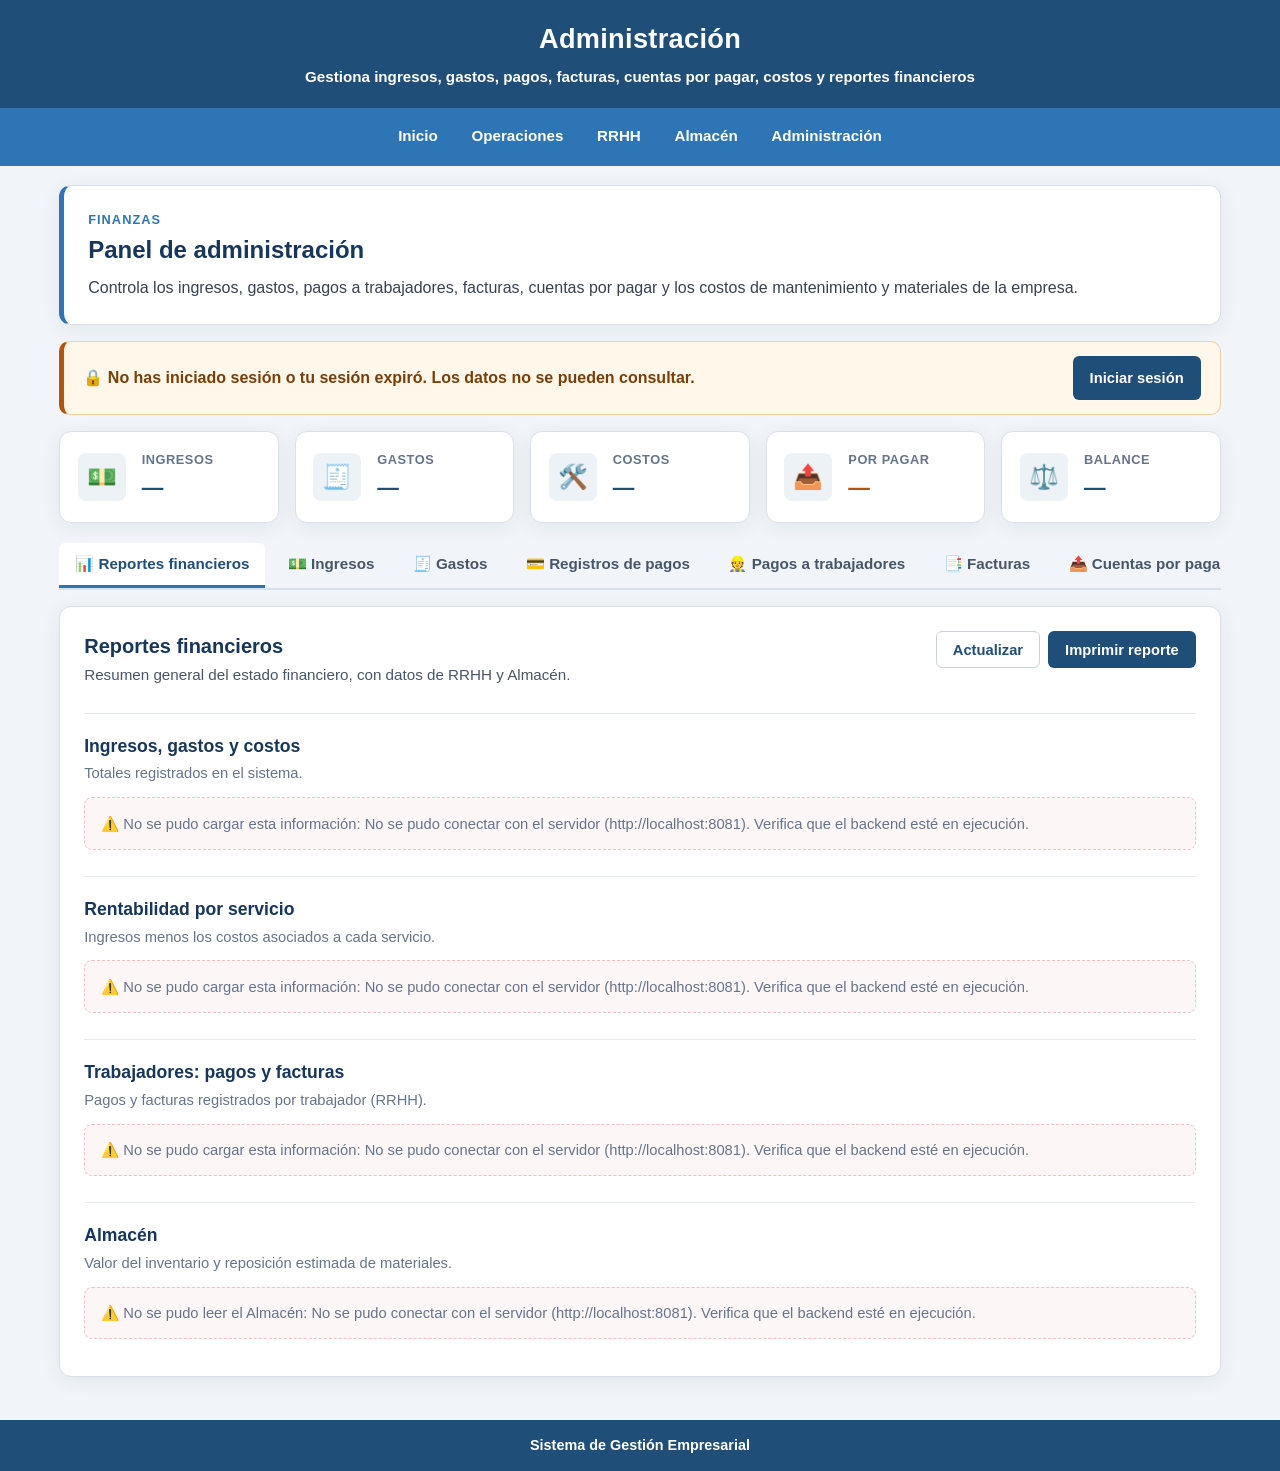
<file: frontend/administracion.html>
<!DOCTYPE html>
<html lang="es">

<head>
    <meta charset="UTF-8">
    <meta name="viewport" content="width=device-width, initial-scale=1.0">

    <title>Administración - Sistema de Gestión Empresarial</title>

    <link rel="stylesheet" href="CSS/variables.css">
    <link rel="stylesheet" href="CSS/base.css">
    <link rel="stylesheet" href="CSS/layout.css">
    <link rel="stylesheet" href="CSS/administracion.css">
</head>

<body>

    <header>
        <h1>Administración</h1>
        <p>Gestiona ingresos, gastos, pagos, facturas, cuentas por pagar, costos y reportes financieros</p>
    </header>

    <nav aria-label="Navegación de administración">
        <a href="index.html">Inicio</a>
        <a href="operaciones.html">Operaciones</a>
        <a href="RRHH.html">RRHH</a>
        <a href="almacen.html">Almacén</a>
        <a href="administracion.html">Administración</a>
    </nav>

    <main class="adm">

        <section class="adm-intro" aria-labelledby="titulo-administracion">
            <div>
                <p class="adm-etiqueta">FINANZAS</p>
                <h2 id="titulo-administracion">Panel de administración</h2>
                <p>
                    Controla los ingresos, gastos, pagos a trabajadores, facturas, cuentas por pagar
                    y los costos de mantenimiento y materiales de la empresa.
                </p>
            </div>
        </section>

        <div id="admSesion" class="adm-aviso" role="alert" hidden>
            <span>🔒 No has iniciado sesión o tu sesión expiró. Los datos no se pueden consultar.</span>
            <a href="login.html" class="adm-boton adm-boton-principal">Iniciar sesión</a>
        </div>

        <section class="adm-metricas" aria-label="Resumen financiero">
            <article class="adm-metrica">
                <span class="adm-metrica-icono" aria-hidden="true">💵</span>
                <div>
                    <h2>Ingresos</h2>
                    <p id="kpiIngresos">—</p>
                </div>
            </article>
            <article class="adm-metrica">
                <span class="adm-metrica-icono" aria-hidden="true">🧾</span>
                <div>
                    <h2>Gastos</h2>
                    <p id="kpiGastos">—</p>
                </div>
            </article>
            <article class="adm-metrica">
                <span class="adm-metrica-icono" aria-hidden="true">🛠️</span>
                <div>
                    <h2>Costos</h2>
                    <p id="kpiCostos">—</p>
                </div>
            </article>
            <article class="adm-metrica adm-metrica-alerta">
                <span class="adm-metrica-icono" aria-hidden="true">📤</span>
                <div>
                    <h2>Por pagar</h2>
                    <p id="kpiPorPagar">—</p>
                </div>
            </article>
            <article class="adm-metrica" id="tarjetaBalance">
                <span class="adm-metrica-icono" aria-hidden="true">⚖️</span>
                <div>
                    <h2>Balance</h2>
                    <p id="kpiBalance">—</p>
                </div>
            </article>
        </section>

        <div class="adm-pestanas" id="admPestanas" role="tablist" aria-label="Secciones de administración"></div>

        <section id="admPanel" class="adm-seccion" role="tabpanel" tabindex="0" aria-live="polite">
            <p class="adm-vacio">Cargando…</p>
        </section>

    </main>

    <div id="admModal"></div>
    <div id="admToasts" class="adm-toasts" aria-live="polite"></div>

    <footer>
        <p>Sistema de Gestión Empresarial</p>
    </footer>

    <script src="js/administracion.js"></script>
</body>

</html>
</file>
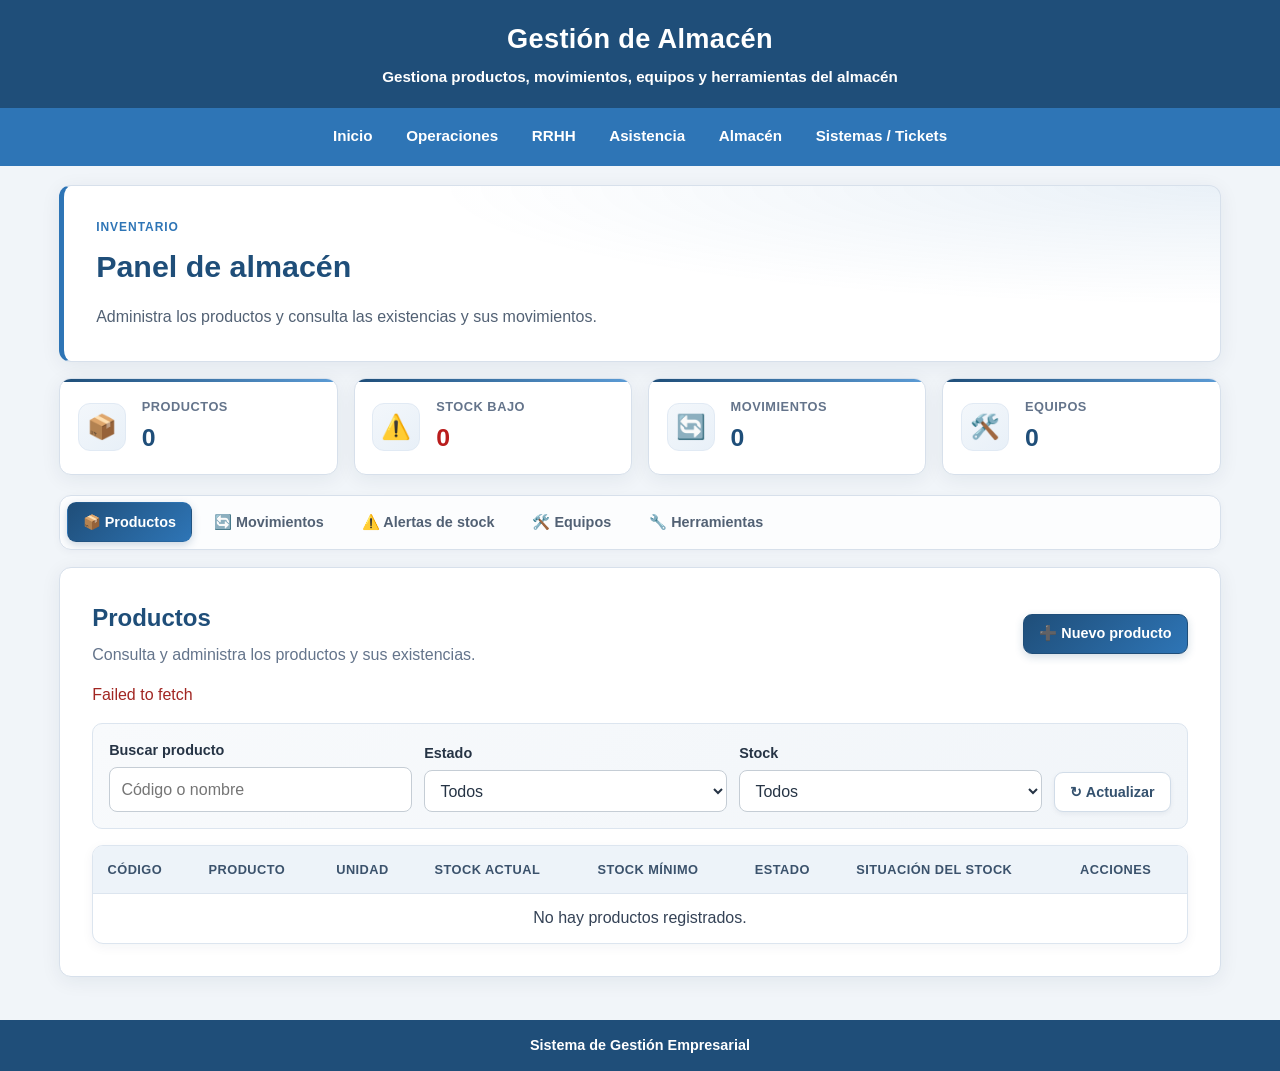
<file: frontend/almacen.html>
<!DOCTYPE html>
<html lang="es">

<head>
    <meta charset="UTF-8">
    <meta name="viewport" content="width=device-width, initial-scale=1.0">

    <title>Almacén - Sistema de Gestión Empresarial</title>

    <link rel="stylesheet" href="CSS/variables.css">
    <link rel="stylesheet" href="CSS/base.css">
    <link rel="stylesheet" href="CSS/layout.css">
    <link rel="stylesheet" href="CSS/components.css">
    <link rel="stylesheet" href="CSS/almacen.css">
</head>

<body>

    <header>
        <h1>Gestión de Almacén</h1>
        <p>Gestiona productos, movimientos, equipos y herramientas del almacén</p>
    </header>

    <nav aria-label="Navegación de almacén">
        <a href="index.html">Inicio</a>
        <a href="operaciones.html">Operaciones</a>
        <a href="RRHH.html">RRHH</a>
        <a href="asistencia-trabajador.html">Asistencia</a>
        <a href="almacen.html">Almacén</a>
        <a href="tickets.html">Sistemas / Tickets</a>
    </nav>

    <main class="almacen">

        <section class="almacen-intro" aria-labelledby="titulo-almacen">
            <div>
                <p class="almacen-etiqueta">INVENTARIO</p>
                <h2 id="titulo-almacen">Panel de almacén</h2>
                <p>
                    Administra los productos y consulta las existencias y sus movimientos.
                </p>
            </div>
        </section>

        <section class="almacen-metricas" aria-label="Resumen de almacén">
            <article class="almacen-metrica">
                <span class="almacen-metrica-icono" aria-hidden="true">📦</span>
                <div>
                    <h2>Productos</h2>
                    <p id="kpiProductos">—</p>
                </div>
            </article>
            <article class="almacen-metrica almacen-metrica-alerta">
                <span class="almacen-metrica-icono" aria-hidden="true">⚠️</span>
                <div>
                    <h2>Stock bajo</h2>
                    <p id="kpiStockBajo">—</p>
                </div>
            </article>
            <article class="almacen-metrica">
                <span class="almacen-metrica-icono" aria-hidden="true">🔄</span>
                <div>
                    <h2>Movimientos</h2>
                    <p id="kpiMovimientos">—</p>
                </div>
            </article>
            <article class="almacen-metrica">
                <span class="almacen-metrica-icono" aria-hidden="true">🛠️</span>
                <div>
                    <h2>Equipos</h2>
                    <p id="kpiEquipos">—</p>
                </div>
            </article>
        </section>

        <div class="almacen-pestanas" role="tablist" aria-label="Secciones de almacén">
            <button class="almacen-pestana active" id="pestana-productos" type="button"
                role="tab" aria-selected="true" aria-controls="panel-productos" data-panel="panel-productos">
                📦 Productos
            </button>
            <button class="almacen-pestana" id="pestana-movimientos" type="button"
                role="tab" aria-selected="false" aria-controls="panel-movimientos" data-panel="panel-movimientos" tabindex="-1">
                🔄 Movimientos
            </button>
            <button class="almacen-pestana" id="pestana-alertas" type="button"
                role="tab" aria-selected="false" aria-controls="panel-alertas" data-panel="panel-alertas" tabindex="-1">
                ⚠️ Alertas de stock
            </button>
            <button class="almacen-pestana" id="pestana-equipos" type="button"
                role="tab" aria-selected="false" aria-controls="panel-equipos" data-panel="panel-equipos" tabindex="-1">
                🛠️ Equipos
            </button>
            <button class="almacen-pestana" id="pestana-herramientas" type="button"
                role="tab" aria-selected="false" aria-controls="panel-herramientas" data-panel="panel-herramientas" tabindex="-1">
                🔧 Herramientas
            </button>
        </div>

        <section id="panel-productos" class="almacen-panel active" role="tabpanel" aria-labelledby="pestana-productos" tabindex="0">
        <section id="seccionProductos" class="almacen-seccion" aria-labelledby="titulo-productos">
            <div class="almacen-seccion-encabezado">
                <div>
                    <h2 id="titulo-productos">Productos</h2>
                    <p>Consulta y administra los productos y sus existencias.</p>
                </div>
                <button id="btnToggleFormProducto" class="almacen-boton-principal" type="button"
                    aria-expanded="false" aria-controls="contenedorFormProducto">
                    ➕ Nuevo producto
                </button>
            </div>

            <div id="contenedorFormProducto" class="almacen-formulario-contenedor" hidden>
            <form id="formProducto" class="almacen-formulario-producto">
                <h3 id="tituloFormularioProducto">Registrar producto</h3>
                <input id="productoId" name="id" type="hidden">

                <label for="codigoProducto">Código</label>
                <input id="codigoProducto" name="codigo" type="text" maxlength="20" required>

                <label for="nombreProducto">Nombre</label>
                <input id="nombreProducto" name="nombre" type="text" maxlength="100" required>

                <label for="descripcionProducto">Descripción</label>
                <input id="descripcionProducto" name="descripcion" type="text" maxlength="255">

                <label for="unidadProducto">Unidad de medida</label>
                <input id="unidadProducto" name="unidadMedida" type="text" maxlength="20" required>

                <label for="stockActualProducto">Stock actual</label>
                <input id="stockActualProducto" name="stockActual" type="number" min="0" step="1" required>

                <label for="stockMinimoProducto">Stock mínimo</label>
                <input id="stockMinimoProducto" name="stockMinimo" type="number" min="0" step="1" required>

                <label for="precioProducto">Precio unitario</label>
                <input id="precioProducto" name="precioUnitario" type="number" min="0" step="0.01" required>

                <label for="estadoProducto">Estado</label>
                <select id="estadoProducto" name="estado" required>
                    <option value="true">Activo</option>
                    <option value="false">Inactivo</option>
                </select>

                <div class="almacen-acciones-formulario">
                    <button id="guardarProducto" type="submit">Registrar producto</button>
                    <button id="cancelarEdicion" class="almacen-boton-secundario" type="button" hidden>
                        Cancelar edición
                    </button>
                </div>
            </form>
            </div>

            <p id="estadoFormularioProducto" class="almacen-mensaje" role="status" aria-live="polite"></p>
            <p id="estadoProductos" class="almacen-mensaje" role="status" aria-live="polite">
                Cargando productos...
            </p>

            <div class="almacen-barra-filtros">
                <div class="almacen-filtro">
                    <label for="filtroBuscarProducto">Buscar producto</label>
                    <input id="filtroBuscarProducto" type="search" placeholder="Código o nombre">
                </div>
                <div class="almacen-filtro">
                    <label for="filtroEstadoProducto">Estado</label>
                    <select id="filtroEstadoProducto">
                        <option value="">Todos</option>
                        <option value="activo">Activos</option>
                        <option value="inactivo">Inactivos</option>
                    </select>
                </div>
                <div class="almacen-filtro">
                    <label for="filtroStockProducto">Stock</label>
                    <select id="filtroStockProducto">
                        <option value="">Todos</option>
                        <option value="bajo">Stock bajo</option>
                        <option value="disponible">Disponible</option>
                    </select>
                </div>
                <button id="btnRefrescarProductos" class="almacen-boton-secundario" type="button">↻ Actualizar</button>
            </div>

            <div class="tabla-contenedor">
                <table>
                    <thead>
                        <tr>
                            <th scope="col">Código</th>
                            <th scope="col">Producto</th>
                            <th scope="col">Unidad</th>
                            <th scope="col">Stock actual</th>
                            <th scope="col">Stock mínimo</th>
                            <th scope="col">Estado</th>
                            <th scope="col">Situación del stock</th>
                            <th scope="col">Acciones</th>
                        </tr>
                    </thead>
                    <tbody id="listaProductos" aria-busy="false">
                        <tr>
                            <td colspan="8" class="almacen-vacio">
                                Consultando el inventario...
                            </td>
                        </tr>
                    </tbody>
                </table>
            </div>
        </section>
        </section>

        <section id="panel-movimientos" class="almacen-panel" role="tabpanel" aria-labelledby="pestana-movimientos" tabindex="0" hidden>
        <section class="almacen-seccion" aria-labelledby="titulo-movimientos">
            <div class="almacen-seccion-encabezado">
                <div>
                    <h2 id="titulo-movimientos">Movimientos de inventario</h2>
                    <p>Consulta el kardex y registra entradas o salidas de inventario.</p>
                </div>
                <button id="btnToggleFormMovimiento" class="almacen-boton-principal" type="button"
                    aria-expanded="false" aria-controls="contenedorFormMovimiento">
                    ➕ Registrar movimiento
                </button>
            </div>

            <div id="contenedorFormMovimiento" class="almacen-formulario-contenedor" hidden>
            <form id="formMovimiento" class="almacen-formulario-movimiento">
                <h3>Registrar movimiento</h3>

                <label for="productoMovimiento">Producto</label>
                <select id="productoMovimiento" name="productoId" required>
                    <option value="">Cargando productos...</option>
                </select>

                <label for="tipoMovimiento">Tipo de movimiento</label>
                <select id="tipoMovimiento" name="tipoMovimiento" required>
                    <option value="ENTRADA">Entrada</option>
                    <option value="SALIDA">Salida</option>
                </select>

                <label for="cantidadMovimiento">Cantidad</label>
                <input id="cantidadMovimiento" name="cantidad" type="number" min="1" step="1" required>

                <label for="motivoMovimiento">Motivo</label>
                <input id="motivoMovimiento" name="motivo" type="text" maxlength="255" required>

                <div class="almacen-acciones-formulario">
                    <button id="guardarMovimiento" type="submit" disabled>Registrar movimiento</button>
                </div>
            </form>
            </div>

            <p id="estadoFormularioMovimiento" class="almacen-mensaje" role="status" aria-live="polite"></p>
            <p id="estadoMovimientos" class="almacen-mensaje" role="status" aria-live="polite">
                Cargando movimientos...
            </p>

            <div class="almacen-barra-filtros">
                <div class="almacen-filtro">
                    <label for="filtroTipoMovimiento">Tipo</label>
                    <select id="filtroTipoMovimiento">
                        <option value="">Todos</option>
                        <option value="ENTRADA">Entradas</option>
                        <option value="SALIDA">Salidas</option>
                    </select>
                </div>
                <div class="almacen-filtro">
                    <label for="filtroProductoMovimiento">Producto</label>
                    <select id="filtroProductoMovimiento">
                        <option value="">Todos los productos</option>
                    </select>
                </div>
                <div class="almacen-filtro">
                    <label for="filtroDesdeMovimiento">Desde</label>
                    <input id="filtroDesdeMovimiento" type="date">
                </div>
                <div class="almacen-filtro">
                    <label for="filtroHastaMovimiento">Hasta</label>
                    <input id="filtroHastaMovimiento" type="date">
                </div>
                <button id="btnRefrescarMovimientos" class="almacen-boton-secundario" type="button">↻ Actualizar</button>
            </div>

            <div class="tabla-contenedor">
                <table>
                    <thead>
                        <tr>
                            <th scope="col">Fecha</th>
                            <th scope="col">Producto</th>
                            <th scope="col">Tipo</th>
                            <th scope="col">Cantidad</th>
                            <th scope="col">Motivo</th>
                            <th scope="col">Stock resultante</th>
                        </tr>
                    </thead>
                    <tbody id="listaMovimientos" aria-busy="true">
                        <tr>
                            <td colspan="6" class="almacen-vacio">
                                Consultando los movimientos...
                            </td>
                        </tr>
                    </tbody>
                </table>
            </div>
        </section>
        </section>

        <section id="panel-alertas" class="almacen-panel" role="tabpanel" aria-labelledby="pestana-alertas" tabindex="0" hidden>
        <section class="almacen-seccion" aria-labelledby="titulo-stock-bajo">
            <div class="almacen-seccion-encabezado">
                <div>
                    <h2 id="titulo-stock-bajo">Alertas de stock bajo</h2>
                    <p>Productos cuyo stock actual requiere atención.</p>
                </div>
            </div>

            <p id="estadoAlertasStock" class="almacen-mensaje" role="status" aria-live="polite">
                Cargando alertas de stock...
            </p>

            <div class="almacen-barra-filtros">
                <div class="almacen-filtro">
                    <label for="filtroBuscarAlerta">Buscar alerta</label>
                    <input id="filtroBuscarAlerta" type="search" placeholder="Código o nombre">
                </div>
                <button id="btnRefrescarAlertas" class="almacen-boton-secundario" type="button">↻ Actualizar</button>
            </div>

            <div class="tabla-contenedor">
                <table>
                    <thead>
                        <tr>
                            <th scope="col">Código</th>
                            <th scope="col">Producto</th>
                            <th scope="col">Stock actual</th>
                            <th scope="col">Stock mínimo</th>
                            <th scope="col">Faltante</th>
                        </tr>
                    </thead>
                    <tbody id="listaAlertasStock" aria-busy="true">
                        <tr>
                            <td colspan="5" class="almacen-vacio">
                                Consultando alertas...
                            </td>
                        </tr>
                    </tbody>
                </table>
            </div>
        </section>
        </section>

        <section id="panel-equipos" class="almacen-panel" role="tabpanel" aria-labelledby="pestana-equipos" tabindex="0" hidden>
        <section class="almacen-seccion" aria-labelledby="titulo-equipos">
            <div class="almacen-seccion-encabezado">
                <div>
                    <h2 id="titulo-equipos">Equipos</h2>
                    <p>Registra y consulta equipos asociados al mantenimiento de la empresa.</p>
                </div>
                <button id="btnToggleFormEquipo" class="almacen-boton-principal" type="button"
                    aria-expanded="false" aria-controls="contenedorFormEquipo">
                    ➕ Nuevo equipo
                </button>
            </div>

            <div id="contenedorFormEquipo" class="almacen-formulario-contenedor" hidden>
            <form id="formEquipo" class="almacen-formulario-equipo">
                <h3 id="tituloFormularioEquipo">Registrar equipo</h3>
                <input id="equipoId" name="id" type="hidden">

                <label for="codigoPatrimonial">Código patrimonial</label>
                <input id="codigoPatrimonial" name="codigoPatrimonial" type="text" maxlength="30" required>

                <label for="marcaEquipo">Marca</label>
                <input id="marcaEquipo" name="marca" type="text" maxlength="100" required>

                <label for="modeloEquipo">Modelo</label>
                <input id="modeloEquipo" name="modelo" type="text" maxlength="100" required>

                <label for="numeroSerieEquipo">Número de serie</label>
                <input id="numeroSerieEquipo" name="numeroSerie" type="text" maxlength="100" required>

                <label for="estadoEquipo">Estado</label>
                <select id="estadoEquipo" name="estado" required>
                    <option value="OPERATIVO">Operativo</option>
                    <option value="EN_MANTENIMIENTO">En mantenimiento</option>
                    <option value="FUERA_DE_SERVICIO">Fuera de servicio</option>
                    <option value="BAJA">Baja</option>
                </select>

                <label for="ubicacionEquipo">Ubicación</label>
                <input id="ubicacionEquipo" name="ubicacion" type="text" maxlength="150" required>

                <label for="responsableEquipo">Responsable</label>
                <input id="responsableEquipo" name="responsable" type="text" maxlength="150" required>

                <div class="almacen-acciones-formulario">
                    <button id="guardarEquipo" type="submit">Registrar equipo</button>
                    <button id="cancelarEdicionEquipo" class="almacen-boton-secundario" type="button" hidden>
                        Cancelar edición
                    </button>
                </div>
            </form>
            </div>

            <p id="estadoFormularioEquipo" class="almacen-mensaje" role="status" aria-live="polite"></p>
            <p id="estadoEquipos" class="almacen-mensaje" role="status" aria-live="polite">
                Cargando equipos...
            </p>

            <div class="almacen-barra-filtros">
                <div class="almacen-filtro">
                    <label for="filtroBuscarEquipo">Buscar equipo</label>
                    <input id="filtroBuscarEquipo" type="search" placeholder="Código, marca, modelo o serie">
                </div>
                <div class="almacen-filtro">
                    <label for="filtroEstadoEquipo">Estado</label>
                    <select id="filtroEstadoEquipo">
                        <option value="">Todos</option>
                        <option value="OPERATIVO">Operativo</option>
                        <option value="EN_MANTENIMIENTO">En mantenimiento</option>
                        <option value="FUERA_DE_SERVICIO">Fuera de servicio</option>
                        <option value="BAJA">Baja</option>
                    </select>
                </div>
                <button id="btnRefrescarEquipos" class="almacen-boton-secundario" type="button">↻ Actualizar</button>
            </div>

            <div class="tabla-contenedor">
                <table>
                    <thead>
                        <tr>
                            <th scope="col">Código patrimonial</th>
                            <th scope="col">Marca</th>
                            <th scope="col">Modelo</th>
                            <th scope="col">Número de serie</th>
                            <th scope="col">Estado</th>
                            <th scope="col">Ubicación</th>
                            <th scope="col">Responsable</th>
                            <th scope="col">Acciones</th>
                        </tr>
                    </thead>
                    <tbody id="listaEquipos" aria-busy="true">
                        <tr>
                            <td colspan="8" class="almacen-vacio">Consultando equipos...</td>
                        </tr>
                    </tbody>
                </table>
            </div>

            <section id="historialEquipo" class="almacen-historial-equipo" aria-labelledby="tituloHistorialEquipo" hidden>
                <h3 id="tituloHistorialEquipo">Historial de mantenimiento</h3>
                <p id="estadoHistorialEquipo" class="almacen-mensaje" role="status" aria-live="polite"></p>
                <div class="tabla-contenedor">
                    <table>
                        <thead>
                            <tr>
                                <th scope="col">Orden</th>
                                <th scope="col">Tipo de mantenimiento</th>
                                <th scope="col">Fecha programada</th>
                                <th scope="col">Prioridad</th>
                                <th scope="col">Estado</th>
                                <th scope="col">Descripción</th>
                            </tr>
                        </thead>
                        <tbody id="listaHistorialEquipo" aria-busy="false">
                            <tr>
                                <td colspan="6" class="almacen-vacio">Selecciona un equipo para consultar su historial.</td>
                            </tr>
                        </tbody>
                    </table>
                </div>
            </section>
        </section>
        </section>

        <section id="panel-herramientas" class="almacen-panel" role="tabpanel"
            aria-labelledby="pestana-herramientas" tabindex="0" hidden>
        <section class="almacen-seccion" aria-labelledby="titulo-herramientas">
            <div class="almacen-seccion-encabezado">
                <div>
                    <h2 id="titulo-herramientas">Herramientas</h2>
                    <p>Registra herramientas y consulta su estado en el almacén.</p>
                </div>
                <div class="almacen-acciones-encabezado">
                    <button id="btnToggleFormHerramienta" class="almacen-boton-principal" type="button"
                        aria-expanded="false" aria-controls="contenedorFormHerramienta">
                        ➕ Nueva herramienta
                    </button>
                    <button id="btnToggleAsignacionHerramienta" class="almacen-boton-secundario" type="button"
                        aria-expanded="false" aria-controls="contenedorFormAsignacionHerramienta">
                        Asignar a técnico
                    </button>
                </div>
            </div>

            <div id="contenedorFormHerramienta" class="almacen-formulario-contenedor" hidden>
            <form id="formHerramienta" class="almacen-formulario-herramienta">
                <h3>Registrar herramienta</h3>

                <label for="codigoHerramienta">Código</label>
                <input id="codigoHerramienta" name="codigo" type="text" maxlength="30" required>

                <label for="nombreHerramienta">Nombre</label>
                <input id="nombreHerramienta" name="nombre" type="text" maxlength="100" required>

                <label for="descripcionHerramienta">Descripción</label>
                <input id="descripcionHerramienta" name="descripcion" type="text" maxlength="255">

                <div class="almacen-acciones-formulario">
                    <button id="guardarHerramienta" type="submit">Registrar herramienta</button>
                </div>
            </form>
            </div>

            <p id="estadoFormularioHerramienta" class="almacen-mensaje" role="status" aria-live="polite"></p>
            <p id="estadoHerramientas" class="almacen-mensaje" role="status" aria-live="polite">
                Cargando herramientas...
            </p>

            <div id="contenedorFormAsignacionHerramienta" class="almacen-formulario-contenedor" hidden>
            <form id="formAsignacionHerramienta" class="almacen-formulario-herramienta">
                <h3>Asignar herramienta a técnico</h3>

                <label for="herramientaParaAsignar">Herramienta disponible</label>
                <select id="herramientaParaAsignar" name="herramientaId" required>
                    <option value="">Cargando herramientas...</option>
                </select>

                <label for="tecnicoHerramienta">Técnico activo</label>
                <select id="tecnicoHerramienta" name="tecnicoId" required>
                    <option value="">Cargando técnicos...</option>
                </select>

                <div class="almacen-acciones-formulario">
                    <button id="guardarAsignacionHerramienta" type="submit" disabled>
                        Confirmar asignación
                    </button>
                </div>
            </form>
            </div>
            <p id="estadoAsignacionHerramienta" class="almacen-mensaje" role="status" aria-live="polite"></p>

            <div class="almacen-barra-filtros">
                <div class="almacen-filtro">
                    <label for="filtroBuscarHerramienta">Buscar herramienta</label>
                    <input id="filtroBuscarHerramienta" type="search" placeholder="Código o nombre">
                </div>
                <div class="almacen-filtro">
                    <label for="filtroEstadoHerramienta">Estado</label>
                    <select id="filtroEstadoHerramienta">
                        <option value="">Todos</option>
                        <option value="DISPONIBLE">Disponible</option>
                        <option value="ASIGNADA">Asignada</option>
                        <option value="EN_MANTENIMIENTO">En mantenimiento</option>
                        <option value="FUERA_DE_SERVICIO">Fuera de servicio</option>
                        <option value="BAJA">Baja</option>
                    </select>
                </div>
                <button id="btnRefrescarHerramientas" class="almacen-boton-secundario" type="button">
                    ↻ Actualizar
                </button>
            </div>

            <section class="almacen-historial-equipo" aria-labelledby="tituloAsignacionesHerramienta">
                <h3 id="tituloAsignacionesHerramienta">Asignaciones y devoluciones</h3>
                <p id="estadoAsignacionesHerramienta" class="almacen-mensaje" role="status" aria-live="polite">
                    Cargando historial de asignaciones...
                </p>
                <div class="tabla-contenedor">
                    <table>
                        <thead>
                            <tr>
                                <th scope="col">Herramienta</th>
                                <th scope="col">Técnico</th>
                                <th scope="col">Fecha de asignación</th>
                                <th scope="col">Fecha de devolución</th>
                                <th scope="col">Acción</th>
                            </tr>
                        </thead>
                        <tbody id="listaAsignacionesHerramienta" aria-busy="true">
                            <tr>
                                <td colspan="5" class="almacen-vacio">
                                    Consultando asignaciones...
                                </td>
                            </tr>
                        </tbody>
                    </table>
                </div>
            </section>

            <div class="tabla-contenedor">
                <table>
                    <thead>
                        <tr>
                            <th scope="col">Código</th>
                            <th scope="col">Nombre</th>
                            <th scope="col">Descripción</th>
                            <th scope="col">Estado</th>
                            <th scope="col">Fecha de registro</th>
                        </tr>
                    </thead>
                    <tbody id="listaHerramientas" aria-busy="true">
                        <tr>
                            <td colspan="5" class="almacen-vacio">Consultando herramientas...</td>
                        </tr>
                    </tbody>
                </table>
            </div>
        </section>
        </section>

    </main>

    <footer>
        <p>Sistema de Gestión Empresarial</p>
    </footer>

    <script src="js/almacen.js"></script>

</body>

</html>
</file>
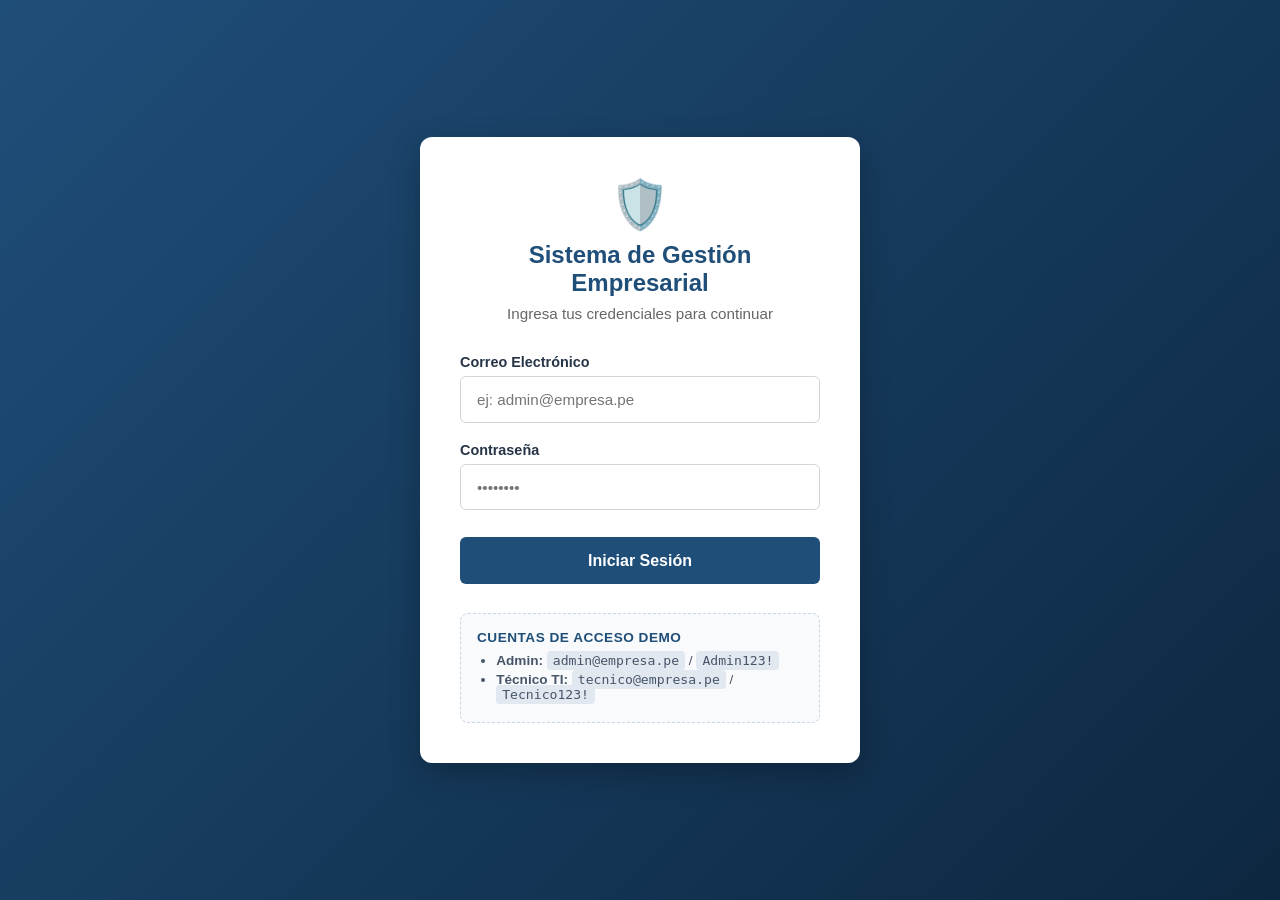
<file: frontend/login.html>
<!DOCTYPE html>
<html lang="es">

<head>
    <meta charset="UTF-8">
    <meta name="viewport" content="width=device-width, initial-scale=1.0">

    <title>Iniciar Sesión - Sistema de Gestión Empresarial</title>

    <link rel="stylesheet" href="CSS/variables.css">
    <link rel="stylesheet" href="CSS/base.css">
    <link rel="stylesheet" href="CSS/auth.css">
    <link rel="stylesheet" href="CSS/login.css">
</head>

<body class="login-body">

    <main class="login-card">

        <div class="login-header">
            <span class="login-icon">🛡️</span>
            <h1>Sistema de Gestión Empresarial</h1>
            <p>Ingresa tus credenciales para continuar</p>
        </div>

        <form id="loginForm" class="login-form">

            <div class="form-group">
                <label for="usuario">Correo Electrónico</label>
                <input
                    type="email"
                    id="usuario"
                    name="usuario"
                    placeholder="ej: admin@empresa.pe"
                    autocomplete="username"
                    required
                >
            </div>

            <div class="form-group">
                <label for="contrasena">Contraseña</label>
                <input
                    type="password"
                    id="contrasena"
                    name="contrasena"
                    placeholder="••••••••"
                    autocomplete="current-password"
                    required
                >
            </div>

            <button type="submit" class="btn-login">
                Iniciar Sesión
            </button>

            <p id="mensaje" role="alert"></p>

        </form>

        <div class="demo-credentials">
            <h4>Cuentas de Acceso Demo</h4>
            <ul>
                <li><strong>Admin:</strong> <code>admin@empresa.pe</code> / <code>Admin123!</code></li>
                <li><strong>Técnico TI:</strong> <code>tecnico@empresa.pe</code> / <code>Tecnico123!</code></li>
            </ul>
        </div>

    </main>

    <script src="js/login.js"></script>

</body>

</html>
</file>
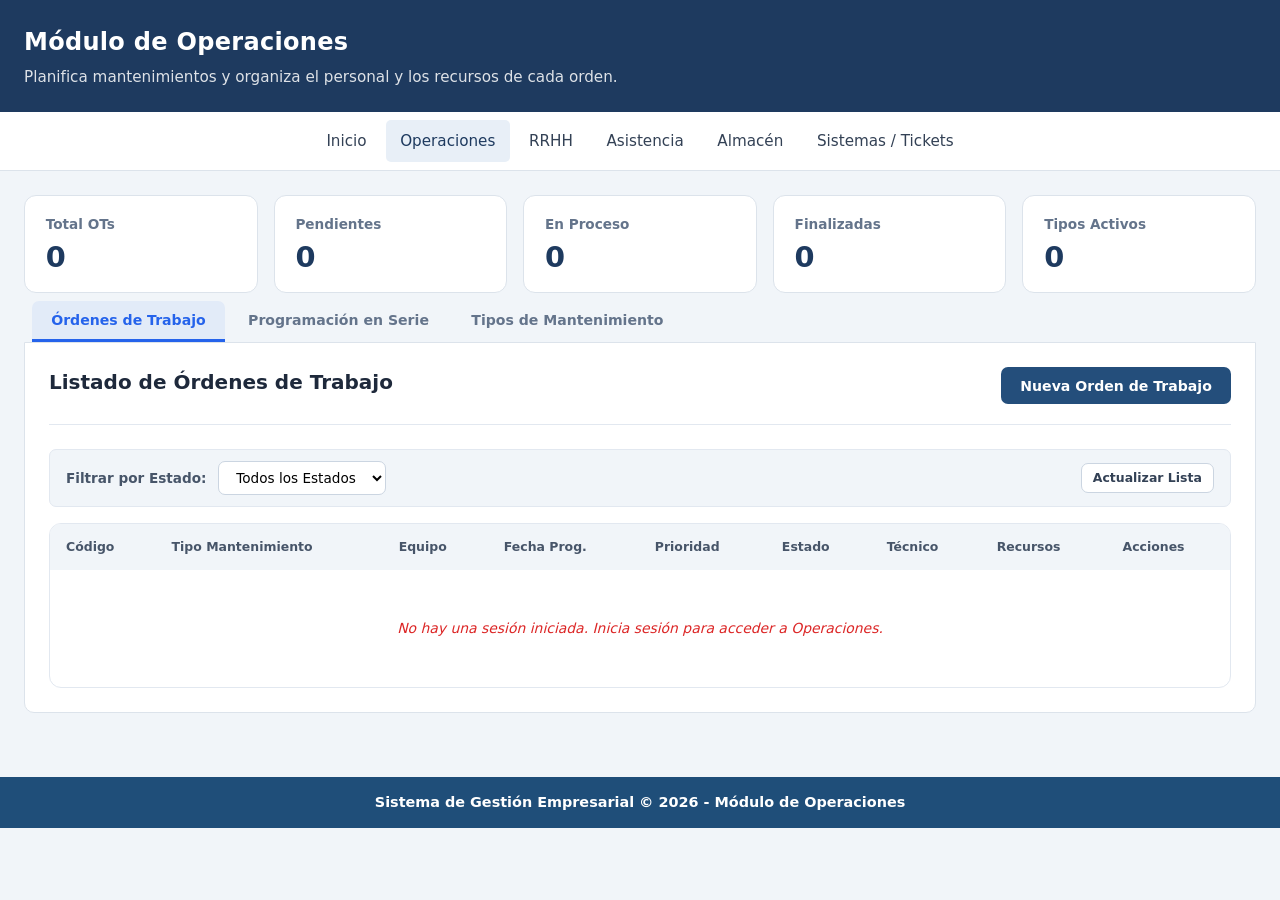
<file: frontend/operaciones.html>
<!DOCTYPE html>
<html lang="es">

<head>
    <meta charset="UTF-8">
    <meta name="viewport" content="width=device-width, initial-scale=1.0">
    <title>Operaciones y Mantenimiento - Sistema de Gestión Empresarial</title>

    <link rel="stylesheet" href="CSS/variables.css">
    <link rel="stylesheet" href="CSS/base.css">
    <link rel="stylesheet" href="CSS/layout.css">
    <link rel="stylesheet" href="CSS/components.css">
    <link rel="stylesheet" href="CSS/operaciones.css">
    <style>
        .operaciones-page main { max-width: 1500px; margin: 0 auto; padding: 1.5rem; }
        .operaciones-page header { text-align: left; padding: 1.5rem max(1.5rem, calc((100vw - 1452px) / 2)); background: #1e3a5f; }
        .operaciones-page header h1 { font-size: 1.5rem; }
        .operaciones-page header p { font-weight: 400; opacity: .85; }
        .operaciones-page nav { background: #fff; border-bottom: 1px solid #dce3eb; }
        .operaciones-page nav a { color: #334155; font-weight: 500; }
        .operaciones-page nav a:hover, .operaciones-page nav a[aria-current="page"] { background: #e8eff7; color: #1e3a5f; }
        .operaciones-page .metrica-card { padding: 1.1rem 1.3rem; box-shadow: none; border: 1px solid #dce3eb; transform: none; }
        .operaciones-page .metrica-info h4 { font-size: .85rem; color: #64748b; margin: 0 0 .5rem; }
        .operaciones-page .metrica-valor { font-size: 1.8rem; }
        .operaciones-page .seccion-panel { padding: 1.5rem; box-shadow: none; border: 1px solid #dce3eb; border-radius: 0 0 10px 10px; }
        .operaciones-page .seccion-header h2 { margin: 0; font-size: 1.25rem; }
        .operaciones-page .btn { box-shadow: none; transform: none; line-height: 1.3; }
        .operaciones-page .btn-primary { background: #244e7b; }
        .operaciones-page .btn-primary:hover { background: #1e3a5f; }
        .operaciones-page .btn-outline { background: #fff; border: 1px solid #cbd5e1; color: #334155; }
        .operaciones-page .btn-outline:hover { background: #edf2f7; }
        .operaciones-page .tabla-moderna thead { background: #f1f5f9; }
        .operaciones-page .tabla-moderna thead th { color: #475569; text-transform: none; letter-spacing: 0; }
        .operaciones-page .tabla-contenedor { box-shadow: none; }
        .operaciones-page .badge-prioridad-urgente { animation: none; }
        .operaciones-page .col-span-2 { grid-column: 1 / -1; }
        .operaciones-page .modal-header { background: #fff; color: #1e293b; border-bottom: 1px solid #e2e8f0; }
        .operaciones-page .modal-cerrar { background: #f1f5f9; color: #475569; }
        .operaciones-page .modal-caja { max-width: 680px; }
        .operaciones-page .modal-body > p { margin: 0; padding: .8rem 1rem; background: #f8fafc; border-radius: 6px; font-size: .9rem; }
        .operaciones-page .selector-recursos { border: 1px solid #cbd5e1; border-radius: 7px; background: #fff; }
        .operaciones-page .selector-recursos summary { padding: .7rem .9rem; cursor: pointer; font-size: .9rem; }
        .operaciones-page .opciones-recursos { border-top: 1px solid #e2e8f0; padding: .5rem; max-height: 220px; overflow-y: auto; }
        .operaciones-page .opcion-recurso { display: flex; align-items: center; gap: .6rem; padding: .6rem; font-weight: 400; cursor: pointer; }
        .operaciones-page .opcion-recurso:hover { background: #f1f5f9; }
        .operaciones-page .opcion-recurso input { width: auto; margin: 0; }
        .operaciones-page .recursos-asignados-lista li { gap: 1rem; flex-wrap: wrap; border-left: 0; }
        @media (max-width: 700px) {
            .operaciones-page main { padding: .75rem; }
            .operaciones-page .seccion-panel { padding: 1rem; }
            .operaciones-page .form-grid { grid-template-columns: 1fr; }
            .operaciones-page .modal-footer { flex-wrap: wrap; }
        }
    </style>
</head>

<body class="operaciones-page">

    <header>
        <h1>Módulo de Operaciones</h1>
        <p>Planifica mantenimientos y organiza el personal y los recursos de cada orden.</p>
    </header>

    <!-- Navegación principal -->
    <nav aria-label="Navegación principal">
        <a href="index.html">Inicio</a>
        <a href="operaciones.html" aria-current="page">Operaciones</a>
        <a href="RRHH.html">RRHH</a>
        <a href="asistencia-trabajador.html">Asistencia</a>
        <a href="almacen.html">Almacén</a>
        <a href="tickets.html">Sistemas / Tickets</a>
    </nav>

    <main>

        <!-- Contenedor de notificaciones flotantes -->
        <div id="toastContainer" class="toast-contenedor" aria-live="polite"></div>

        <!-- Tarjetas de Métricas Rápidas (KPIs) -->
        <section class="metricas-grid">
            <div class="metrica-card">
                <div class="metrica-info">
                    <h4>Total OTs</h4>
                    <div class="metrica-valor" id="kpiTotalOt">0</div>
                </div>
            </div>

            <div class="metrica-card">
                <div class="metrica-info">
                    <h4>Pendientes</h4>
                    <div class="metrica-valor" id="kpiPendientes">0</div>
                </div>
            </div>

            <div class="metrica-card">
                <div class="metrica-info">
                    <h4>En Proceso</h4>
                    <div class="metrica-valor" id="kpiEnProceso">0</div>
                </div>
            </div>

            <div class="metrica-card">
                <div class="metrica-info">
                    <h4>Finalizadas</h4>
                    <div class="metrica-valor" id="kpiFinalizadas">0</div>
                </div>
            </div>

            <div class="metrica-card">
                <div class="metrica-info">
                    <h4>Tipos Activos</h4>
                    <div class="metrica-valor" id="kpiTiposActivos">0</div>
                </div>
            </div>
        </section>

        <!-- Pestañas de Navegación del Módulo -->
        <div class="tabs-container" role="tablist">
            <button class="tab-btn active" data-tab="tab-ordenes" role="tab" aria-selected="true">
                 Órdenes de Trabajo
            </button>

            <button class="tab-btn" data-tab="tab-programar" role="tab" aria-selected="false">
                 Programación en Serie
            </button>

            <button class="tab-btn" data-tab="tab-tipos" role="tab" aria-selected="false">
                 Tipos de Mantenimiento
            </button>
        </div>

        <!-- PESTAÑA 1: ÓRDENES DE TRABAJO -->
        <section id="tab-ordenes" class="seccion-panel active" role="tabpanel">

            <div class="seccion-header">
                <h2> Listado de Órdenes de Trabajo</h2>
                <button class="btn btn-primary" id="btnToggleFormOt">
                     Nueva Orden de Trabajo
                </button>
            </div>

            <!-- Formulario para crear / editar OT -->
            <div id="contenedorFormOt" style="display: none; background: #f8fafc; border: 1px solid #cbd5e1; border-radius: 8px; padding: 1.5rem; margin-bottom: 1.5rem;">
                <h3 id="formOtTitulo" style="margin-top: 0; color: var(--color-primary);">Registrar Nueva Orden de Trabajo</h3>

                <form id="formOrdenTrabajo">
                    <input type="hidden" id="otId" name="otId">

                    <div class="form-grid">
                        <div class="form-campo">
                            <label for="otTipoMantenimiento">Tipo de Mantenimiento *</label>
                            <select id="otTipoMantenimiento" name="tipoMantenimientoId" required>
                                <option value="">Selecciona un tipo...</option>
                            </select>
                            <span class="form-ayuda">Solo se muestran tipos de mantenimiento activos</span>
                        </div>

                        <div class="form-campo">
                            <label for="otEquipo">Equipo a mantener</label>
                            <select id="otEquipo" name="equipoId">
                                <option value="">Sin equipo asignado (opcional)</option>
                            </select>
                            <span class="form-ayuda">Selecciona un equipo registrado en Almacén.</span>
                        </div>

                        <div class="form-campo">
                            <label for="otFechaProgramada">Fecha Programada *</label>
                            <input type="date" id="otFechaProgramada" name="fechaProgramada" required>
                            <span class="form-ayuda">No puede ser una fecha pasada</span>
                        </div>

                        <div class="form-campo">
                            <label for="otPrioridad">Prioridad *</label>
                            <select id="otPrioridad" name="prioridad" required>
                                <option value="BAJA">BAJA</option>
                                <option value="MEDIA" selected>MEDIA</option>
                                <option value="ALTA">ALTA</option>
                                <option value="URGENTE">URGENTE</option>
                            </select>
                        </div>

                        <div class="form-campo col-span-2">
                            <label for="otDescripcion">Descripción del Trabajo</label>
                            <textarea id="otDescripcion" name="descripcion" maxlength="500" placeholder="Detalle los trabajos a ejecutar en esta orden..."></textarea>
                            <span class="form-ayuda">Máximo 500 caracteres</span>
                        </div>
                    </div>

                    <div class="form-acciones">
                        <button type="button" class="btn btn-outline" id="btnCancelarOt">Cancelar</button>
                        <button type="submit" class="btn btn-primary" id="btnGuardarOt">Guardar Orden</button>
                    </div>
                </form>
            </div>

            <!-- Barra de Filtros -->
            <div class="barra-herramientas">
                <div class="filtros-grupo">
                    <label for="filtroEstadoOt">Filtrar por Estado:</label>
                    <select id="filtroEstadoOt" class="select-filtro">
                        <option value="">Todos los Estados</option>
                        <option value="PENDIENTE">PENDIENTE</option>
                        <option value="PROGRAMADA">PROGRAMADA</option>
                        <option value="EN_PROCESO">EN PROCESO</option>
                        <option value="OBSERVADA">OBSERVADA</option>
                        <option value="FINALIZADA">FINALIZADA</option>
                        <option value="CANCELADA">CANCELADA</option>
                    </select>
                </div>

                <div class="filtros-grupo">
                    <button class="btn btn-outline btn-sm" id="btnRefrescarOts"> Actualizar Lista</button>
                </div>
            </div>

            <!-- Tabla de Órdenes de Trabajo -->
            <div class="tabla-contenedor">
                <table class="tabla-moderna">
                    <thead>
                        <tr>
                            <th>Código</th>
                            <th>Tipo Mantenimiento</th>
                            <th>Equipo</th>
                            <th>Fecha Prog.</th>
                            <th>Prioridad</th>
                            <th>Estado</th>
                            <th>Técnico</th>
                            <th>Recursos</th>
                            <th>Acciones</th>
                        </tr>
                    </thead>

                    <tbody id="listaOrdenesTrabajo">
                        <tr>
                            <td colspan="9" style="text-align: center; padding: 2rem; color: #64748b;">
                                Cargando órdenes de trabajo...
                            </td>
                        </tr>
                    </tbody>
                </table>
            </div>

        </section>

        <!-- PESTAÑA 2: PROGRAMACIÓN EN SERIE -->
        <section id="tab-programar" class="seccion-panel" role="tabpanel">

            <div class="seccion-header">
                <h2> Programación de Mantenimiento Preventivo en Serie</h2>
            </div>

            <p style="color: #475569; margin-bottom: 1.5rem; line-height: 1.6;">
                Permite generar automáticamente múltiples órdenes de trabajo periódicas (ej. mensuales, trimestrales)
                a partir de la periodicidad definida en el tipo de mantenimiento.
            </p>

            <form id="formProgramarPreventivo" style="background: #f8fafc; border: 1px solid #cbd5e1; border-radius: 8px; padding: 1.5rem; margin-bottom: 1.5rem;">
                <div class="form-grid">
                    <div class="form-campo">
                        <label for="progTipoMantenimiento">Tipo de Mantenimiento *</label>
                        <select id="progTipoMantenimiento" name="tipoMantenimientoId" required>
                            <option value="">Selecciona un tipo preventivo...</option>
                        </select>
                        <span class="form-ayuda" id="ayudaPeriodicidad">Debe tener una periodicidad en días configurada</span>
                    </div>

                    <div class="form-campo">
                        <label for="progFechaInicio">Fecha de Inicio *</label>
                        <input type="date" id="progFechaInicio" name="fechaInicio" required>
                        <span class="form-ayuda">Fecha de la 1ª orden (debe ser posterior a hoy)</span>
                    </div>

                    <div class="form-campo">
                        <label for="progCantidad">Cantidad de Ocurrencias *</label>
                        <input type="number" id="progCantidad" name="cantidadOcurrencias" min="1" max="52" value="3" required>
                        <span class="form-ayuda">Número de órdenes de trabajo a generar</span>
                    </div>

                    <div class="form-campo">
                        <label for="progPrioridad">Prioridad *</label>
                        <select id="progPrioridad" name="prioridad" required>
                            <option value="BAJA">BAJA</option>
                            <option value="MEDIA" selected>MEDIA</option>
                            <option value="ALTA">ALTA</option>
                            <option value="URGENTE">URGENTE</option>
                        </select>
                    </div>

                    <div class="form-campo col-span-2">
                        <label for="progDescripcion">Descripción de la Serie</label>
                        <textarea id="progDescripcion" name="descripcion" maxlength="500" placeholder="Ej: Mantenimiento preventivo periódico de motores y bombas..."></textarea>
                    </div>
                </div>

                <div class="form-acciones">
                    <button type="submit" class="btn btn-success" id="btnGenerarSerie">
                         Generar Serie de Órdenes
                    </button>
                </div>
            </form>

            <!-- Resultado de la generación en serie -->
            <div id="resultadoSerieContenedor" style="display: none; margin-top: 1.5rem;">
                <h3 style="color: #15803d;"> Órdenes Generadas Exitosamente</h3>

                <div class="tabla-contenedor">
                    <table class="tabla-moderna">
                        <thead>
                            <tr>
                                <th>Código</th>
                                <th>Tipo Mantenimiento</th>
                                <th>Fecha Programada</th>
                                <th>Prioridad</th>
                                <th>Estado</th>
                            </tr>
                        </thead>
                        <tbody id="listaResultadoSerie"></tbody>
                    </table>
                </div>
            </div>

        </section>

        <!-- PESTAÑA 3: TIPOS DE MANTENIMIENTO -->
        <section id="tab-tipos" class="seccion-panel" role="tabpanel">

            <div class="seccion-header">
                <h2> Gestión de Tipos de Mantenimiento</h2>
                <button class="btn btn-primary" id="btnToggleFormTipo">
                     Nuevo Tipo
                </button>
            </div>

            <!-- Formulario Tipo Mantenimiento -->
            <div id="contenedorFormTipo" style="display: none; background: #f8fafc; border: 1px solid #cbd5e1; border-radius: 8px; padding: 1.5rem; margin-bottom: 1.5rem;">
                <h3 id="formTipoTitulo" style="margin-top: 0; color: var(--color-primary);">Registrar Tipo de Mantenimiento</h3>

                <form id="formTipoMantenimiento">
                    <input type="hidden" id="tipoId" name="tipoId">

                    <div class="form-grid">
                        <div class="form-campo">
                            <label for="tipoNombre">Nombre del Mantenimiento *</label>
                            <input type="text" id="tipoNombre" name="nombre" maxlength="100" placeholder="Ej: Preventivo Compresores" required>
                            <span class="form-ayuda">Máximo 100 caracteres</span>
                        </div>

                        <div class="form-campo">
                            <label for="tipoPeriodicidad">Periodicidad (en días)</label>
                            <input type="number" id="tipoPeriodicidad" name="periodicidadDias" min="1" placeholder="Ej: 30, 90, 180">
                            <span class="form-ayuda">Días entre mantenimientos para programación preventiva</span>
                        </div>

                        <div class="form-campo col-span-2">
                            <label for="tipoDescripcion">Descripción</label>
                            <input type="text" id="tipoDescripcion" name="descripcion" maxlength="255" placeholder="Descripción breve del alcance del mantenimiento...">
                            <span class="form-ayuda">Máximo 255 caracteres</span>
                        </div>
                    </div>

                    <div class="form-acciones">
                        <button type="button" class="btn btn-outline" id="btnCancelarTipo">Cancelar</button>
                        <button type="submit" class="btn btn-primary" id="btnGuardarTipo">Guardar Tipo</button>
                    </div>
                </form>
            </div>

            <!-- Filtros de Tipos -->
            <div class="barra-herramientas">
                <div class="filtros-grupo">
                    <label>
                        <input type="checkbox" id="checkSoloActivos"> Mostrar solo activos
                    </label>
                </div>

                <div class="filtros-grupo">
                    <button class="btn btn-outline btn-sm" id="btnRefrescarTipos"> Actualizar Lista</button>
                </div>
            </div>

            <!-- Tabla de Tipos -->
            <div class="tabla-contenedor">
                <table class="tabla-moderna">
                    <thead>
                        <tr>
                            <th>ID</th>
                            <th>Nombre</th>
                            <th>Descripción</th>
                            <th>Periodicidad</th>
                            <th>Estado</th>
                            <th>Acciones</th>
                        </tr>
                    </thead>

                    <tbody id="listaTiposMantenimiento">
                        <tr>
                            <td colspan="6" style="text-align: center; padding: 2rem; color: #64748b;">
                                Cargando tipos de mantenimiento...
                            </td>
                        </tr>
                    </tbody>
                </table>
            </div>

        </section>

    </main>

    <!-- MODAL 1: ASIGNAR TÉCNICO -->
    <div id="modalTecnico" class="modal-overlay" role="dialog" aria-modal="true" aria-labelledby="modalTecnicoTitulo">
        <div class="modal-caja">
            <div class="modal-header">
                <h3 id="modalTecnicoTitulo"> Asignar Técnico a Orden de Trabajo</h3>
                <button type="button" class="modal-cerrar" data-cerrar="modalTecnico" aria-label="Cerrar">&times;</button>
            </div>

            <div class="modal-body">
                <p>
                    <strong>Orden:</strong> <span id="tecnicoOtCodigo" class="codigo-ot"></span><br>
                    <strong>Fecha Programada:</strong> <span id="tecnicoOtFecha"></span>
                </p>

                <div class="form-campo">
                    <label for="selectTecnicoId">Técnico *</label>
                    <select id="selectTecnicoId" required aria-describedby="tecnicoAyuda">
                        <option value="">Selecciona un técnico...</option>
                    </select>
                    <span class="form-ayuda" id="tecnicoAyuda">El sistema validará que el técnico no tenga otra orden "EN PROCESO" en la misma fecha.</span>
                </div>
            </div>

            <div class="modal-footer">
                <button type="button" class="btn btn-outline" data-cerrar="modalTecnico">Cancelar</button>
                <button type="button" class="btn btn-primary" id="btnGuardarTecnico">Asignar Técnico</button>
            </div>
        </div>
    </div>

    <!-- MODAL 2: ASIGNAR Y CONSULTAR RECURSOS -->
    <div id="modalRecursos" class="modal-overlay" role="dialog" aria-modal="true" aria-labelledby="modalRecursosTitulo">
        <div class="modal-caja">
            <div class="modal-header">
                <h3 id="modalRecursosTitulo"> Equipos y Herramientas Asignados</h3>
                <button type="button" class="modal-cerrar" data-cerrar="modalRecursos" aria-label="Cerrar">&times;</button>
            </div>

            <div class="modal-body">
                <p>
                    <strong>Orden:</strong> <span id="recursosOtCodigo" class="codigo-ot"></span>
                </p>

                <h4 style="margin: 0.5rem 0 0.2rem; color: #334155;">Recursos Actualmente Asignados:</h4>
                <ul id="listaRecursosAsignados" class="recursos-asignados-lista">
                    <li>Consultando recursos...</li>
                </ul>

                <hr style="border: 0; border-top: 1px solid #e2e8f0; margin: 1rem 0;">

                <h4 style="margin: 0 0 0.5rem; color: var(--color-primary);">Actualizar Recursos Asignados</h4>

                <div class="form-campo">
                    <span id="equiposRecursosLabel">Equipos</span>
                    <details class="selector-recursos" id="selectorEquipos">
                        <summary id="resumenEquipos">Seleccionar equipos</summary>
                        <div id="opcionesEquipos" class="opciones-recursos" role="group" aria-labelledby="equiposRecursosLabel"></div>
                    </details>
                </div>
                <div class="form-campo">
                    <span id="herramientasRecursosLabel">Herramientas</span>
                    <details class="selector-recursos" id="selectorHerramientas">
                        <summary id="resumenHerramientas">Seleccionar herramientas</summary>
                        <div id="opcionesHerramientas" class="opciones-recursos" role="group" aria-labelledby="herramientasRecursosLabel"></div>
                    </details>
                    <span class="form-ayuda">Puedes marcar varios recursos. Desmarca todos para retirar las asignaciones.</span>
                </div>
            </div>

            <div class="modal-footer">
                <button type="button" class="btn btn-outline" data-cerrar="modalRecursos">Cerrar</button>
                <button type="button" class="btn btn-primary" id="btnGuardarRecursos">Guardar Recursos</button>
            </div>
        </div>
    </div>

    <!-- MODAL 3: CAMBIAR ESTADO DE LA ORDEN -->
    <div id="modalEstado" class="modal-overlay" role="dialog" aria-modal="true" aria-labelledby="modalEstadoTitulo">
        <div class="modal-caja" style="max-width: 450px;">
            <div class="modal-header">
                <h3 id="modalEstadoTitulo"> Cambiar Estado de Orden</h3>
                <button type="button" class="modal-cerrar" data-cerrar="modalEstado" aria-label="Cerrar">&times;</button>
            </div>

            <div class="modal-body">
                <p>
                    <strong>Orden:</strong> <span id="estadoOtCodigo" class="codigo-ot"></span>
                </p>

                <div class="form-campo">
                    <label for="selectNuevoEstado">Nuevo Estado *</label>
                    <select id="selectNuevoEstado" required>
                        <option value="PENDIENTE">PENDIENTE</option>
                        <option value="PROGRAMADA">PROGRAMADA</option>
                        <option value="EN_PROCESO">EN PROCESO</option>
                        <option value="OBSERVADA">OBSERVADA</option>
                        <option value="FINALIZADA">FINALIZADA</option>
                        <option value="CANCELADA">CANCELADA</option>
                    </select>
                </div>
            </div>

            <div class="modal-footer">
                <button type="button" class="btn btn-outline" data-cerrar="modalEstado">Cancelar</button>
                <button type="button" class="btn btn-primary" id="btnGuardarEstado">Actualizar Estado</button>
            </div>
        </div>
    </div>

    <footer>
        <p>Sistema de Gestión Empresarial &copy; 2026 - Módulo de Operaciones</p>
    </footer>

    <!-- Script de lógica y conexión de endpoints -->
    <script src="js/operaciones.js"></script>

</body>

</html>
</file>
<file: frontend/CSS/variables.css>
:root {
    /* Colores principales de SEA RR. HH. */
    --color-primary: #1f4e79;
    --color-secondary: #2e75b6;
    --color-background: #f4f6f8;
    --color-white: #ffffff;

    /* Colores de texto */
    --color-text: #263445;
    --color-text-secondary: #64748b;
    --color-heading: #17365d;
    --color-muted: #8491a3;

    /* Colores de estado */
    --color-success: #15803d;
    --color-warning: #b45309;
    --color-danger: #b91c1c;

    /* Bordes y espacios */
    --color-border: #e2e8f0;
    --espaciado: 1rem;
}
</file>
<file: frontend/CSS/base.css>
* {
    box-sizing: border-box;
}

body {
    margin: 0;
    font-family: Arial, sans-serif;
    background-color: var(--color-background);
    color: var(--color-text);
}

a {
    text-decoration: none;
}
</file>
<file: frontend/CSS/layout.css>
/* =========================================
   ESTILOS GENERALES - SEA RR. HH.
========================================= */

* {
    box-sizing: border-box;
}

body {
    margin: 0;
    background-color: #eef2f5;
    font-family: Arial, Helvetica, sans-serif;
    color: #172536;
    font-size: 16px;
    font-weight: 500;
    line-height: 1.5;
}

/* =========================================
   ENCABEZADO
========================================= */

header {
    width: 100%;
    padding: 1.2rem 1rem;
    text-align: center;
    background-color: var(--color-primary);
    color: var(--color-white);
}

header h1 {
    margin: 0;
    font-size: 1.7rem;
    font-weight: 800;
    letter-spacing: 0.3px;
    color: var(--color-white);
}

header p {
    margin: 0.35rem 0 0;
    font-size: 0.95rem;
    font-weight: 600;
    color: #ffffff;
}

/* =========================================
   NAVEGACIÓN
========================================= */

nav {
    width: 100%;
    display: flex;
    justify-content: center;
    align-items: center;
    flex-wrap: wrap;
    gap: 0.3rem;
    padding: 0.5rem 1rem;
    background-color: var(--color-secondary);
}

nav a {
    padding: 0.6rem 0.9rem;
    color: #ffffff;
    text-decoration: none;
    font-size: 0.95rem;
    font-weight: 700;
    border-radius: 5px;
    transition: background-color 0.2s ease;
}

nav a:hover {
    background-color: var(--color-primary);
}

nav a:focus-visible {
    outline: 3px solid #ffffff;
    outline-offset: 3px;
}

/* =========================================
   CONTENIDO PRINCIPAL
========================================= */

main {
    width: 100%;
    padding: 1.2rem;
}

/* =========================================
   SECCIÓN DE BIENVENIDA
========================================= */

.bienvenida {
    max-width: 1200px;
    margin: 0 auto 1.2rem;
    display: grid;
    grid-template-columns: 1.1fr 0.9fr;
    align-items: center;
    gap: 2rem;
    padding: 1.5rem;
    background-color: var(--color-white);
    border-radius: 10px;
    box-shadow: 0 2px 8px rgba(0, 0, 0, 0.06);
}

/* Imagen de bienvenida */

.imagen-empresa {
    width: 100%;
}

.imagen-empresa img {
    display: block;
    width: 100%;
    height: 250px;
    object-fit: cover;
    border-radius: 9px;
}

/* Texto de bienvenida */

.bienvenida-contenido {
    padding: 0.5rem;
}

.bienvenida-contenido h2 {
    margin-top: 0;
    margin-bottom: 0.8rem;
    color: #17365d;
    font-size: 1.55rem;
    font-weight: 800;
    line-height: 1.3;
}

.bienvenida-contenido p {
    margin: 0 0 0.8rem;
    color: #374151;
    font-size: 1rem;
    font-weight: 500;
    line-height: 1.7;
}

/* =========================================
   SECCIÓN DE MÓDULOS
========================================= */

#modulos {
    max-width: 1200px;
    margin: 0 auto;
    padding: 1.5rem;
    background-color: var(--color-white);
    border-radius: 10px;
    box-shadow: 0 2px 8px rgba(0, 0, 0, 0.06);
}

#modulos h2 {
    margin: 0 0 1.3rem;
    text-align: center;
    color: #17365d;
    font-size: 1.5rem;
    font-weight: 800;
}

/* =========================================
   CONTENEDOR DE TARJETAS
========================================= */

.tarjetas {
    display: grid;
    grid-template-columns: repeat(4, minmax(0, 1fr));
    gap: 1rem;
    align-items: stretch;
}

/* =========================================
   TARJETAS DE LOS MÓDULOS
========================================= */

.tarjeta {
    display: flex;
    flex-direction: column;
    min-width: 0;
    min-height: 225px;
    padding: 1.2rem;
    background-color: #ffffff;
    border: 1px solid #d5dee8;
    border-radius: 9px;
    transition: transform 0.2s ease, box-shadow 0.2s ease;
}

.tarjeta:hover {
    transform: translateY(-3px);
    box-shadow: 0 5px 14px rgba(23, 54, 93, 0.12);
}

/* Iconos */

.icono-modulo {
    display: flex;
    align-items: center;
    justify-content: center;
    width: 100%;
    height: 55px;
    margin: 0 0 0.6rem;
    font-size: 2.2rem;
    line-height: 1;
    text-align: center;
}

/* Títulos de las tarjetas */

.tarjeta h3 {
    margin: 0 0 0.8rem;
    min-height: 25px;
    text-align: center;
    color: #172536;
    font-size: 1.1rem;
    font-weight: 800;
    line-height: 1.4;
}

/* Descripciones de las tarjetas */

.tarjeta p {
    min-height: 50px;
    margin: 0 0 1rem;
    color: #374151;
    font-size: 0.95rem;
    font-weight: 500;
    line-height: 1.6;
    text-align: left;
}

/* =========================================
   BOTONES Y ENLACES DE LAS TARJETAS
========================================= */

.tarjeta a,
.tarjeta button {
    display: block;
    width: fit-content;
    max-width: 100%;
    margin-top: auto;
    margin-left: auto;
    margin-right: auto;
    padding: 0.65rem 1rem;
    background-color: var(--color-primary);
    color: #ffffff;
    text-decoration: none;
    text-align: center;
    border: none;
    border-radius: 5px;
    font-family: inherit;
    font-size: 0.95rem;
    font-weight: 700;
    letter-spacing: 0.2px;
    cursor: pointer;
    transition: background-color 0.2s ease, transform 0.2s ease;
}

.tarjeta a:hover,
.tarjeta button:hover {
    background-color: #174d78;
    transform: translateY(-1px);
}

.tarjeta a:focus-visible,
.tarjeta button:focus-visible {
    outline: 3px solid #2e75b6;
    outline-offset: 3px;
}

/* =========================================
   PIE DE PÁGINA
========================================= */

footer {
    width: 100%;
    margin-top: 0.5rem;
    padding: 0.9rem;
    text-align: center;
    background-color: var(--color-primary);
    color: #ffffff;
}

footer p {
    margin: 0;
    color: #ffffff;
    font-size: 0.9rem;
    font-weight: 600;
}

/* =========================================
   TABLETS
========================================= */

@media (max-width: 900px) {
    .bienvenida {
        grid-template-columns: 1fr;
        gap: 1rem;
    }

    .bienvenida-contenido {
        text-align: center;
    }

    .tarjetas {
        grid-template-columns: repeat(2, minmax(0, 1fr));
    }
}

/* =========================================
   CELULARES
========================================= */

@media (max-width: 600px) {
    header h1 {
        font-size: 1.4rem;
    }

    header p {
        font-size: 0.9rem;
    }

    nav {
        padding: 0.5rem;
    }

    nav a {
        padding: 0.55rem 0.7rem;
        font-size: 0.9rem;
    }

    main {
        padding: 0.7rem;
    }

    .bienvenida {
        padding: 1rem;
    }

    .bienvenida-contenido h2 {
        font-size: 1.35rem;
    }

    .imagen-empresa img {
        height: 200px;
    }

    #modulos {
        padding: 1rem;
    }

    #modulos h2 {
        font-size: 1.3rem;
    }

    .tarjetas {
        grid-template-columns: 1fr;
    }

    .tarjeta {
        min-height: 205px;
    }

    .icono-modulo {
        font-size: 2rem;
    }
}

/* =========================================
   REDUCIR ANIMACIONES SI EL USUARIO LO PREFIERE
========================================= */

@media (prefers-reduced-motion: reduce) {
    *,
    *::before,
    *::after {
        scroll-behavior: auto !important;
        transition-duration: 0.01ms !important;
        animation-duration: 0.01ms !important;
        animation-iteration-count: 1 !important;
    }
}
/* =========================================
   NAVEGACIÓN DEL PORTAL DEL TRABAJADOR
========================================= */

/* Ocultar las secciones inicialmente */
.rrhh-layout .page-section {
    display: none;
}

/* Mostrar solamente la sección activa */
.rrhh-layout .page-section.active-section {
    display: block;
}

/* Evitar que los estilos generales interfieran */
.rrhh-layout .main-content {
    min-width: 0;
    width: 100%;
    padding: 0;
    margin: 0;
}

.rrhh-layout .topbar {
    text-align: left;
}

.rrhh-layout .topbar nav {
    justify-content: flex-start;
}

.rrhh-layout .page-footer {
    text-align: left;
}
</file>
<file: frontend/CSS/administracion.css>
/* =========================================
   ADMINISTRACIÓN
   Usa las variables de variables.css y el
   encabezado, menú y pie de layout.css
========================================= */

body {
    background-color: #f1f5f9;
}

[hidden] {
    display: none !important;
}

.adm {
    max-width: 1200px;
    margin: 0 auto;
}

/* ---------- Introducción ---------- */

.adm-intro,
.adm-seccion {
    margin-bottom: 1rem;
    padding: 1.5rem;
    border: 1px solid #d7e0eb;
    border-radius: 12px;
    background-color: var(--color-white);
    box-shadow: 0 4px 20px rgba(15, 38, 71, 0.07);
}

.adm-intro {
    border-left: 5px solid var(--color-secondary);
}

.adm-etiqueta {
    margin: 0 0 0.2rem;
    color: var(--color-secondary);
    font-size: 0.8rem;
    font-weight: 800;
    letter-spacing: 0.08em;
}

.adm-intro h2 {
    margin: 0 0 0.4rem;
    color: var(--color-heading);
    font-size: 1.5rem;
    font-weight: 800;
}

.adm-intro p:not(.adm-etiqueta) {
    margin: 0;
    color: #374151;
    line-height: 1.6;
}

/* ---------- Aviso de sesión ---------- */

.adm-aviso {
    display: flex;
    align-items: center;
    justify-content: space-between;
    gap: 1rem;
    flex-wrap: wrap;
    margin-bottom: 1rem;
    padding: 0.9rem 1.2rem;
    border: 1px solid #f3d19e;
    border-left: 5px solid var(--color-warning);
    border-radius: 10px;
    background-color: #fff7ea;
    color: #7a3e06;
    font-weight: 700;
}

/* ---------- Métricas ---------- */

.adm-metricas {
    display: grid;
    grid-template-columns: repeat(auto-fit, minmax(200px, 1fr));
    gap: 1rem;
    margin-bottom: 1.25rem;
}

.adm-metrica {
    display: flex;
    align-items: center;
    gap: 1rem;
    padding: 1.1rem;
    border: 1px solid #d7e0eb;
    border-radius: 12px;
    background-color: var(--color-white);
    box-shadow: 0 4px 20px rgba(15, 38, 71, 0.07);
}

.adm-metrica-icono {
    display: grid;
    width: 48px;
    height: 48px;
    flex-shrink: 0;
    place-items: center;
    border-radius: 8px;
    background: #edf2f7;
    font-size: 1.5rem;
}

.adm-metrica h2 {
    margin: 0;
    color: #64748b;
    font-size: 0.8rem;
    letter-spacing: 0.04em;
    text-transform: uppercase;
}

.adm-metrica p {
    margin: 0.2rem 0 0;
    color: var(--color-primary);
    font-size: 1.35rem;
    font-weight: 700;
    font-variant-numeric: tabular-nums;
}

.adm-metrica-alerta p {
    color: var(--color-warning);
}

.adm-metrica.adm-negativo p {
    color: var(--color-danger);
}

.adm-metrica.adm-positivo p {
    color: var(--color-success);
}

/* ---------- Pestañas ---------- */

.adm-pestanas {
    display: flex;
    gap: 0.4rem;
    margin-bottom: 1rem;
    overflow-x: auto;
    border-bottom: 2px solid #d7e0eb;
}

.adm-pestana {
    flex: 0 0 auto;
    padding: 0.75rem 1rem;
    border: 0;
    border-bottom: 3px solid transparent;
    border-radius: 6px 6px 0 0;
    background: transparent;
    color: #475569;
    font-family: inherit;
    font-size: 0.95rem;
    font-weight: 700;
    white-space: nowrap;
    cursor: pointer;
}

.adm-pestana:hover {
    background: #e8eff7;
    color: var(--color-primary);
}

.adm-pestana.active {
    border-bottom-color: var(--color-secondary);
    background: var(--color-white);
    color: var(--color-primary);
}

.adm-pestana:focus-visible,
.adm-boton:focus-visible,
.adm-seccion input:focus-visible,
.adm-seccion select:focus-visible,
.adm-modal input:focus-visible,
.adm-modal select:focus-visible {
    outline: 3px solid var(--color-secondary);
    outline-offset: 2px;
}

/* ---------- Encabezado de sección ---------- */

.adm-encabezado {
    display: flex;
    align-items: flex-start;
    justify-content: space-between;
    gap: 1rem;
    flex-wrap: wrap;
    margin-bottom: 1rem;
}

.adm-encabezado h2,
.adm-subtitulo {
    margin: 0;
    color: var(--color-heading);
    font-size: 1.25rem;
    font-weight: 800;
}

.adm-encabezado p {
    margin: 0.2rem 0 0;
    color: #475569;
    font-size: 0.95rem;
}

.adm-acciones {
    display: flex;
    gap: 0.5rem;
    flex-wrap: wrap;
}

/* ---------- Botones ---------- */

.adm-boton {
    display: inline-flex;
    align-items: center;
    justify-content: center;
    gap: 0.4rem;
    padding: 0.6rem 1rem;
    border: 1px solid transparent;
    border-radius: 6px;
    font-family: inherit;
    font-size: 0.92rem;
    font-weight: 700;
    cursor: pointer;
    text-decoration: none;
    transition: background-color 0.2s ease;
}

.adm-boton:disabled {
    opacity: 0.6;
    cursor: not-allowed;
}

.adm-boton-principal {
    background-color: var(--color-primary);
    color: #fff;
}

.adm-boton-principal:hover:not(:disabled) {
    background-color: #174d78;
}

.adm-boton-secundario {
    background-color: #fff;
    border-color: #c5d2e0;
    color: var(--color-primary);
}

.adm-boton-secundario:hover:not(:disabled) {
    background-color: #eef4fa;
}

.adm-boton-peligro {
    background-color: #fff;
    border-color: #efc2c2;
    color: var(--color-danger);
}

.adm-boton-peligro:hover:not(:disabled) {
    background-color: #fdeeee;
}

.adm-boton-peligro-solido {
    background-color: var(--color-danger);
    color: #fff;
}

.adm-boton-peq {
    padding: 0.3rem 0.65rem;
    font-size: 0.85rem;
}

/* ---------- Filtros ---------- */

.adm-barra {
    display: flex;
    align-items: flex-end;
    flex-wrap: wrap;
    gap: 0.8rem 1rem;
    margin-bottom: 1rem;
}

.adm-filtro {
    display: flex;
    flex-direction: column;
    gap: 0.25rem;
    min-width: 170px;
}

.adm-filtro-buscar {
    flex: 1 1 240px;
    max-width: 380px;
}

.adm-filtro label,
.adm-campo label {
    color: var(--color-heading);
    font-size: 0.85rem;
    font-weight: 700;
}

.adm-filtro input,
.adm-filtro select,
.adm-campo input,
.adm-campo select {
    width: 100%;
    padding: 0.55rem 0.7rem;
    border: 1px solid #c5d2e0;
    border-radius: 6px;
    background: #fff;
    color: var(--color-text);
    font-family: inherit;
    font-size: 0.95rem;
}

.adm-contador {
    margin-left: auto;
    color: #64748b;
    font-size: 0.9rem;
    font-weight: 600;
}

/* ---------- Resumen informativo ---------- */

.adm-info {
    display: flex;
    flex-wrap: wrap;
    gap: 0.75rem;
    margin-bottom: 1rem;
}

.adm-info-item {
    flex: 1 1 190px;
    padding: 0.7rem 0.9rem;
    border: 1px solid #d7e0eb;
    border-left: 4px solid var(--color-secondary);
    border-radius: 8px;
    background: #f8fbfe;
}

.adm-info-item span {
    display: block;
    color: #64748b;
    font-size: 0.78rem;
    font-weight: 700;
    letter-spacing: 0.03em;
    text-transform: uppercase;
}

.adm-info-item strong {
    color: var(--color-primary);
    font-size: 1.1rem;
    font-variant-numeric: tabular-nums;
}

.adm-info-nota {
    flex: 1 1 100%;
    margin: 0;
    color: #64748b;
    font-size: 0.85rem;
}

/* ---------- Tablas ---------- */

.adm-tabla-wrap {
    overflow-x: auto;
    border: 1px solid #d7e0eb;
    border-radius: 10px;
}

.adm-tabla {
    width: 100%;
    min-width: 680px;
    border-collapse: collapse;
}

.adm-tabla th {
    padding: 0.7rem 0.9rem;
    background: #edf2f7;
    color: var(--color-heading);
    font-size: 0.76rem;
    letter-spacing: 0.05em;
    text-align: left;
    text-transform: uppercase;
    white-space: nowrap;
}

.adm-tabla td {
    padding: 0.7rem 0.9rem;
    border-top: 1px solid #e3eaf2;
    vertical-align: middle;
    font-weight: 500;
}

.adm-tabla tbody tr:hover {
    background: #f6f9fc;
}

.adm-tabla .num {
    text-align: right;
    white-space: nowrap;
    font-variant-numeric: tabular-nums;
}

.adm-tabla .acciones {
    min-width: 170px;
}

.adm-acciones-fila {
    display: flex;
    flex-wrap: wrap;
    justify-content: flex-end;
    gap: 0.4rem;
}

.adm-tabla tfoot td {
    background: #f8fbfe;
    border-top: 2px solid #d7e0eb;
    font-weight: 800;
}

.adm-sec {
    color: #64748b;
    font-size: 0.85rem;
    font-weight: 500;
}

.adm-total {
    margin: 0.8rem 0 0;
    text-align: right;
    color: #475569;
}

.adm-total strong {
    color: var(--color-primary);
    font-size: 1.1rem;
}

.adm-vacio {
    margin: 0;
    padding: 2rem 1rem;
    color: #64748b;
    text-align: center;
}

.adm-estado-error {
    padding: 1.2rem;
    border: 1px solid #efc2c2;
    border-radius: 10px;
    background: #fdf2f2;
    color: #7f1d1d;
    text-align: center;
}

.adm-estado-error p {
    margin: 0 0 0.5rem;
}

.adm-error-seccion {
    margin: 0;
    padding: 0.9rem 1rem;
    border: 1px dashed #efc2c2;
    border-radius: 8px;
    background: #fdf6f6;
    color: #8a2a2a;
    font-size: 0.92rem;
}

/* ---------- Insignias ---------- */

.adm-badge {
    display: inline-block;
    padding: 0.15rem 0.65rem;
    border-radius: 999px;
    font-size: 0.8rem;
    font-weight: 700;
    white-space: nowrap;
}

.adm-badge-ok {
    background: #dcfce7;
    color: #14532d;
}

.adm-badge-warn {
    background: #fef3c7;
    color: #78350f;
}

.adm-badge-bad {
    background: #fee2e2;
    color: #7f1d1d;
}

.adm-badge-info {
    background: #dbeafe;
    color: #1e3a8a;
}

.adm-mora {
    color: var(--color-danger);
    font-weight: 800;
}

.adm-positivo-texto {
    color: var(--color-success);
    font-weight: 800;
}

.adm-negativo-texto {
    color: var(--color-danger);
    font-weight: 800;
}

/* ---------- Medidor de presupuesto y barras ---------- */

.adm-barras {
    margin: 0.5rem 0 0;
}

.adm-barra-fila {
    display: grid;
    grid-template-columns: 190px 1fr 130px;
    align-items: center;
    gap: 0.8rem;
    margin: 0.7rem 0;
}

.adm-barra-pista {
    height: 14px;
    border-radius: 999px;
    background: #e3ebf3;
    overflow: hidden;
}

.adm-barra-relleno {
    height: 100%;
    border-radius: 999px;
    background: var(--color-secondary);
}

.adm-barra-relleno.ingreso {
    background: var(--color-success);
}

.adm-barra-relleno.egreso {
    background: var(--color-warning);
}

.adm-barra-valor {
    text-align: right;
    font-weight: 700;
    font-variant-numeric: tabular-nums;
}

.adm-reporte-bloque {
    margin-top: 1.6rem;
    padding-top: 1.2rem;
    border-top: 1px solid #e3eaf2;
}

.adm-reporte-bloque>h3 {
    margin: 0 0 0.2rem;
    color: var(--color-heading);
    font-size: 1.1rem;
    font-weight: 800;
}

.adm-reporte-bloque>p {
    margin: 0 0 0.8rem;
    color: #64748b;
    font-size: 0.92rem;
}

/* ---------- Ventana de formulario ---------- */

.adm-modal-fondo {
    position: fixed;
    inset: 0;
    z-index: 50;
    display: flex;
    align-items: center;
    justify-content: center;
    padding: 1rem;
    background: rgba(15, 30, 50, 0.55);
}

body.adm-modal-abierto {
    overflow: hidden;
}

.adm-modal {
    width: 100%;
    max-width: 620px;
    max-height: 92vh;
    overflow-y: auto;
    padding: 1.5rem;
    border-radius: 12px;
    background: #fff;
    box-shadow: 0 20px 50px rgba(0, 0, 0, 0.3);
}

.adm-modal h2 {
    margin: 0 0 1rem;
    color: var(--color-heading);
    font-size: 1.25rem;
    font-weight: 800;
}

.adm-modal-texto {
    margin: 0 0 0.5rem;
    color: var(--color-text);
}

.adm-modal-acciones {
    display: flex;
    justify-content: flex-end;
    gap: 0.6rem;
    margin-top: 1.4rem;
}

.adm-form-grid {
    display: grid;
    grid-template-columns: 1fr 1fr;
    gap: 0.9rem 1rem;
}

.adm-campo.completo {
    grid-column: 1 / -1;
}

.adm-requerido {
    color: var(--color-danger);
}

.adm-ayuda {
    margin: 0.25rem 0 0;
    color: #475569;
    font-size: 0.83rem;
}

.adm-ayuda:empty {
    display: none;
}

.adm-ayuda-aviso {
    color: #7a3e06;
}

.adm-campo-error {
    margin: 0.25rem 0 0;
    color: var(--color-danger);
    font-size: 0.85rem;
    font-weight: 600;
}

.adm-campo-error:empty {
    display: none;
}

.adm-campo input[aria-invalid="true"],
.adm-campo select[aria-invalid="true"] {
    border-color: var(--color-danger);
}

.adm-campo-check label {
    display: flex;
    align-items: center;
    gap: 0.6rem;
    cursor: pointer;
}

.adm-campo-check input {
    width: 18px;
    height: 18px;
}

/* ---------- Notificaciones ---------- */

.adm-toasts {
    position: fixed;
    right: 1.2rem;
    bottom: 1.2rem;
    z-index: 60;
    display: flex;
    flex-direction: column;
    gap: 0.6rem;
}

.adm-toast {
    max-width: 360px;
    padding: 0.8rem 1rem;
    border-radius: 8px;
    background: #17365d;
    color: #fff;
    font-weight: 600;
    box-shadow: 0 8px 24px rgba(0, 0, 0, 0.25);
    transition: opacity 0.35s, transform 0.35s;
}

.adm-toast-error {
    background: #991b1b;
}

.adm-toast.oculto {
    opacity: 0;
    transform: translateY(8px);
}

/* ---------- Pantallas pequeñas ---------- */

@media (max-width: 700px) {

    .adm-intro,
    .adm-seccion {
        padding: 1rem;
    }

    .adm-form-grid {
        grid-template-columns: 1fr;
    }

    .adm-barra-fila {
        grid-template-columns: 1fr;
        gap: 0.2rem;
    }

    .adm-barra-valor {
        text-align: left;
    }

    .adm-contador {
        margin-left: 0;
    }

    .adm-toasts {
        left: 0.8rem;
        right: 0.8rem;
        top: 0.8rem;
        bottom: auto;
    }

    .adm-toast {
        max-width: none;
    }
}

/* ---------- Impresión del reporte ---------- */

@media print {

    header,
    nav,
    footer,
    .adm-intro,
    .adm-aviso,
    .adm-pestanas,
    .adm-acciones,
    .adm-toasts {
        display: none !important;
    }

    body {
        background: #fff;
    }

    .adm-seccion,
    .adm-metrica {
        box-shadow: none;
    }
}

@media (prefers-reduced-motion: reduce) {

    * {
        transition-duration: 0.01ms !important;
    }
}
</file>
<file: frontend/CSS/components.css>
.rrhh-layout {
    --rrhh-azul: #17365d;
    --rrhh-azul-claro: #2563a6;
    --rrhh-fondo: #f4f7fb;
    --rrhh-texto: #243247;
    --rrhh-gris: #718096;
    --rrhh-borde: #e2e8f0;
    --rrhh-radio: 14px;

    min-height: 100vh;
    display: flex;
    background: var(--rrhh-fondo);
    color: var(--rrhh-texto);
    font-family: "Segoe UI", Arial, sans-serif;
}

.rrhh-layout *,
.rrhh-layout *::before,
.rrhh-layout *::after {
    box-sizing: border-box;
}

.rrhh-layout a {
    text-decoration: none;
}

.rrhh-layout h1,
.rrhh-layout h2,
.rrhh-layout h3,
.rrhh-layout p {
    margin-top: 0;
}

.rrhh-layout p {
    color: var(--rrhh-gris);
    line-height: 1.6;
}

/* MENÚ LATERAL */

.rrhh-layout .sidebar {
    width: 255px;
    min-width: 255px;
    min-height: 100vh;
    padding: 27px 18px;
    display: flex;
    flex-direction: column;
    background: var(--rrhh-azul);
    color: #fff;
}

.rrhh-layout .brand {
    display: flex;
    align-items: center;
    gap: 12px;
    padding: 0 8px 32px;
    color: #fff;
}

.rrhh-layout .brand-logo {
    width: 43px;
    height: 43px;
    display: grid;
    place-items: center;
    border-radius: 12px;
    background: #fff;
    color: var(--rrhh-azul);
    font-size: 24px;
    font-weight: 800;
}

.rrhh-layout .brand-text {
    display: flex;
    flex-direction: column;
    gap: 5px;
}

.rrhh-layout .brand-text strong {
    font-size: 19px;
    letter-spacing: 1px;
}

.rrhh-layout .brand-text small {
    color: #c7d6e8;
    font-size: 9px;
    letter-spacing: 1px;
}

.rrhh-layout .sidebar-label {
    padding-left: 12px;
    color: #9fb4ce;
    font-size: 10px;
    font-weight: 700;
    letter-spacing: 1.3px;
}

.rrhh-layout .sidebar-nav {
    display: grid;
    gap: 7px;
}

.rrhh-layout .nav-link {
    display: flex;
    align-items: center;
    gap: 12px;
    padding: 13px 12px;
    border-radius: 9px;
    color: #d5dfec;
    font-size: 14px;
    transition: background .2s, color .2s;
}

.rrhh-layout .nav-icon {
    width: 23px;
    text-align: center;
    font-size: 19px;
}

.rrhh-layout .nav-link:hover,
.rrhh-layout .nav-link.active {
    background: #2a4c75;
    color: #fff;
}

.rrhh-layout .nav-link.active {
    box-shadow: inset 3px 0 #79b5ff;
}

.rrhh-layout .sidebar-bottom {
    margin-top: auto;
    padding-top: 35px;
}

.rrhh-layout .sidebar-help {
    display: flex;
    align-items: flex-start;
    gap: 10px;
    padding: 14px 10px;
    border: 1px solid #3c587a;
    border-radius: 10px;
}

.rrhh-layout .help-icon {
    width: 25px;
    height: 25px;
    display: grid;
    place-items: center;
    flex-shrink: 0;
    border-radius: 50%;
    background: #365779;
}

.rrhh-layout .sidebar-help strong {
    font-size: 12px;
}

.rrhh-layout .sidebar-help p {
    margin: 6px 0 0;
    color: #c7d6e8;
    font-size: 11px;
}

.rrhh-layout .back-link {
    display: block;
    margin-top: 20px;
    padding: 10px;
    color: #d5dfec;
    font-size: 13px;
}

/* CONTENIDO PRINCIPAL */

.rrhh-layout .main-content {
    flex: 1;
    min-width: 0;
    padding: 0 34px 25px;
}

.rrhh-layout .topbar {
    min-height: 70px;
    display: flex;
    align-items: center;
    justify-content: space-between;
    gap: 15px;
    border-bottom: 1px solid var(--rrhh-borde);
    margin-bottom: 30px;
}

.rrhh-layout .breadcrumb,
.rrhh-layout .topbar-right {
    display: flex;
    align-items: center;
    gap: 12px;
    font-size: 12px;
}

.rrhh-layout .breadcrumb {
    color: var(--rrhh-gris);
}

.rrhh-layout .breadcrumb strong {
    color: var(--rrhh-texto);
}

.rrhh-layout .breadcrumb-separator {
    color: #b5c0ce;
}

.rrhh-layout .system-status {
    display: flex;
    align-items: center;
    gap: 7px;
    color: #526176;
    font-size: 12px;
}

.rrhh-layout .status-dot {
    width: 8px;
    height: 8px;
    border-radius: 50%;
    background: #20a875;
}

.rrhh-layout .user-avatar {
    width: 37px;
    height: 37px;
    display: grid;
    place-items: center;
    border-radius: 50%;
    background: #e3edf9;
    color: var(--rrhh-azul);
    font-size: 12px;
    font-weight: 800;
}

.rrhh-layout .page-section {
    margin-bottom: 38px;
    scroll-margin-top: 20px;
}

.rrhh-layout .welcome-section {
    display: flex;
    align-items: center;
    justify-content: space-between;
    gap: 24px;
    margin-bottom: 27px;
}

.rrhh-layout .eyebrow {
    margin-bottom: 9px;
    color: var(--rrhh-azul-claro);
    font-size: 10px;
    font-weight: 800;
    letter-spacing: 1.4px;
}

.rrhh-layout .welcome-section h1 {
    margin-bottom: 10px;
    font-size: clamp(25px, 3vw, 33px);
    letter-spacing: -.7px;
}

.rrhh-layout .welcome-description {
    max-width: 610px;
    margin-bottom: 0;
    font-size: 14px;
}

/* BOTONES */

.rrhh-layout .button {
    min-height: 42px;
    display: inline-flex;
    align-items: center;
    justify-content: center;
    gap: 8px;
    padding: 10px 17px;
    border: 1px solid transparent;
    border-radius: 8px;
    font: inherit;
    font-size: 13px;
    font-weight: 700;
    cursor: pointer;
    transition: background .2s, transform .2s;
}

.rrhh-layout .button:hover {
    transform: translateY(-1px);
}

.rrhh-layout .button-primary {
    background: var(--rrhh-azul-claro);
    color: #fff;
}

.rrhh-layout .button-primary:hover {
    background: var(--rrhh-azul);
}

.rrhh-layout .button-secondary {
    border-color: var(--rrhh-borde);
    background: #fff;
    color: #46556a;
}

.rrhh-layout .button-secondary:hover {
    background: #f1f5f9;
}

.rrhh-layout .button-full {
    width: 100%;
}

/* TARJETAS DE RESUMEN */

.rrhh-layout .stats-grid {
    display: grid;
    grid-template-columns: repeat(4, minmax(0, 1fr));
    gap: 17px;
    margin-bottom: 34px;
}

.rrhh-layout .stat-card {
    min-width: 0;
    display: flex;
    align-items: flex-start;
    gap: 13px;
    padding: 21px 17px;
    border: 1px solid var(--rrhh-borde);
    border-radius: var(--rrhh-radio);
    background: #fff;
    box-shadow: 0 3px 12px rgb(26 49 79 / 3%);
}

.rrhh-layout .stat-icon {
    width: 42px;
    height: 42px;
    display: grid;
    place-items: center;
    flex-shrink: 0;
    border-radius: 11px;
    font-size: 21px;
}

.rrhh-layout .stat-icon-blue {
    background: #e8f1ff;
    color: #2762ae;
}

.rrhh-layout .stat-icon-green {
    background: #e4f7ee;
    color: #16845b;
}

.rrhh-layout .stat-icon-purple {
    background: #f0eaff;
    color: #7652bd;
}

.rrhh-layout .stat-icon-orange {
    background: #fff0df;
    color: #c57820;
}

.rrhh-layout .stat-information {
    min-width: 0;
}

.rrhh-layout .stat-information p {
    margin-bottom: 8px;
    font-size: 11px;
}

.rrhh-layout .stat-information h2 {
    margin-bottom: 5px;
    font-size: 23px;
    overflow-wrap: anywhere;
}

.rrhh-layout .stat-note,
.rrhh-layout .stat-link {
    font-size: 10px;
}

.rrhh-layout .stat-link {
    color: var(--rrhh-azul-claro);
}

/* TÍTULOS DE SECCIÓN */

.rrhh-layout .section-heading {
    display: flex;
    align-items: center;
    justify-content: space-between;
    gap: 15px;
    margin-bottom: 18px;
}

.rrhh-layout .section-heading h2 {
    margin-bottom: 6px;
    font-size: 21px;
}

.rrhh-layout .section-heading p:not(.eyebrow) {
    margin-bottom: 0;
    font-size: 13px;
}

.rrhh-layout .section-heading-spaced {
    margin-bottom: 21px;
}

/* ACCESOS RÁPIDOS */

.rrhh-layout .quick-access-grid {
    display: grid;
    grid-template-columns: repeat(3, minmax(0, 1fr));
    gap: 17px;
}

.rrhh-layout .quick-access-card {
    display: flex;
    align-items: center;
    gap: 12px;
    padding: 19px 16px;
    border: 1px solid var(--rrhh-borde);
    border-radius: 12px;
    background: #fff;
    color: var(--rrhh-texto);
    transition: border-color .2s, box-shadow .2s, transform .2s;
}

.rrhh-layout .quick-access-card:hover {
    transform: translateY(-2px);
    border-color: #aac8eb;
    box-shadow: 0 6px 18px rgb(26 49 79 / 7%);
}

.rrhh-layout .quick-icon {
    width: 42px;
    height: 42px;
    display: grid;
    place-items: center;
    flex-shrink: 0;
    border-radius: 10px;
    font-size: 20px;
}

.rrhh-layout .quick-blue {
    background: #e8f1ff;
    color: #2762ae;
}

.rrhh-layout .quick-green {
    background: #e4f7ee;
    color: #16845b;
}

.rrhh-layout .quick-orange {
    background: #fff0df;
    color: #c57820;
}

.rrhh-layout .quick-text {
    min-width: 0;
    display: flex;
    flex: 1;
    flex-direction: column;
    gap: 5px;
}

.rrhh-layout .quick-text strong {
    font-size: 13px;
}

.rrhh-layout .quick-text small {
    color: var(--rrhh-gris);
    font-size: 10px;
}

.rrhh-layout .quick-arrow {
    color: var(--rrhh-azul-claro);
}

/* TARJETAS Y FORMULARIOS */

.rrhh-layout .content-card {
    min-width: 0;
    margin-bottom: 20px;
    padding: 24px;
    border: 1px solid var(--rrhh-borde);
    border-radius: var(--rrhh-radio);
    background: #fff;
    box-shadow: 0 3px 12px rgb(26 49 79 / 3%);
}

.rrhh-layout .card-heading {
    display: flex;
    align-items: center;
    gap: 12px;
    margin-bottom: 23px;
}

.rrhh-layout .card-heading h3 {
    margin-bottom: 5px;
    font-size: 16px;
}

.rrhh-layout .card-heading p {
    margin-bottom: 0;
    font-size: 12px;
}

.rrhh-layout .card-heading-between {
    justify-content: space-between;
}

.rrhh-layout .card-heading-icon {
    width: 40px;
    height: 40px;
    display: grid;
    place-items: center;
    flex-shrink: 0;
    border-radius: 10px;
    background: #e8f1ff;
    color: #2762ae;
    font-size: 21px;
}

.rrhh-layout .card-icon-green {
    background: #e4f7ee;
    color: #16845b;
}

.rrhh-layout .card-icon-purple {
    background: #f0eaff;
    color: #7652bd;
}

.rrhh-layout .card-icon-orange {
    background: #fff0df;
    color: #c57820;
}

.rrhh-layout .form-grid {
    display: grid;
    grid-template-columns: repeat(2, minmax(0, 1fr));
    gap: 20px;
}

.rrhh-layout .form-stack {
    display: flex;
    flex-direction: column;
    gap: 19px;
}

.rrhh-layout .form-group {
    min-width: 0;
    display: flex;
    flex-direction: column;
    gap: 8px;
}

.rrhh-layout .form-group label {
    color: #34445a;
    font-size: 12px;
    font-weight: 700;
}

.rrhh-layout .form-group input,
.rrhh-layout .form-group select,
.rrhh-layout .search-box input,
.rrhh-layout .filter-control select {
    width: 100%;
    min-width: 0;
    min-height: 43px;
    padding: 10px 12px;
    border: 1px solid #d9e1eb;
    border-radius: 8px;
    outline: none;
    background: #fff;
    color: var(--rrhh-texto);
    font: inherit;
    font-size: 13px;
}

.rrhh-layout .form-group input:focus,
.rrhh-layout .form-group select:focus,
.rrhh-layout .search-box input:focus,
.rrhh-layout .filter-control select:focus {
    border-color: #4d8bc9;
    box-shadow: 0 0 0 3px rgb(77 139 201 / 13%);
}

.rrhh-layout .form-group input::placeholder,
.rrhh-layout .search-box input::placeholder {
    color: #9aa7b7;
}

.rrhh-layout .form-group input[type="file"] {
    padding: 7px;
    font-size: 11px;
}

.rrhh-layout .field-help {
    color: var(--rrhh-gris);
    font-size: 10px;
    line-height: 1.5;
}

.rrhh-layout .form-actions {
    display: flex;
    flex-wrap: wrap;
    justify-content: flex-end;
    gap: 10px;
    margin-top: 5px;
}

.rrhh-layout .form-actions-full {
    grid-column: 1 / -1;
}

.rrhh-layout .two-column-grid {
    display: grid;
    grid-template-columns: repeat(2, minmax(0, 1fr));
    align-items: start;
    gap: 20px;
}

.rrhh-layout .two-column-grid .content-card {
    height: 100%;
}

.rrhh-layout .form-message {
    font-size: 12px;
}

/* TABLAS Y FILTROS */

.rrhh-layout .section-tag {
    padding: 7px 11px;
    border-radius: 20px;
    background: #e8f1ff;
    color: #2762ae;
    font-size: 10px;
    font-weight: 700;
    white-space: nowrap;
}

.rrhh-layout .table-toolbar {
    display: flex;
    align-items: center;
    justify-content: space-between;
    gap: 15px;
    margin-bottom: 18px;
}

.rrhh-layout .search-box {
    display: flex;
    flex: 1;
    align-items: center;
    gap: 9px;
    max-width: 390px;
    padding-left: 10px;
    border: 1px solid #d9e1eb;
    border-radius: 8px;
    background: #fff;
    color: #718096;
}

.rrhh-layout .search-box input {
    border: 0;
    box-shadow: none;
}

.rrhh-layout .filter-control {
    display: flex;
    align-items: center;
    gap: 9px;
    color: #536176;
    font-size: 12px;
    white-space: nowrap;
}

.rrhh-layout .filter-control select {
    width: auto;
    max-width: 190px;
}

.rrhh-layout .table-responsive {
    width: 100%;
    overflow-x: auto;
}

.rrhh-layout .data-table {
    width: 100%;
    border-collapse: collapse;
    text-align: left;
    font-size: 12px;
}

.rrhh-layout .data-table thead {
    background: #f5f8fc;
}

.rrhh-layout .data-table th {
    padding: 14px 13px;
    color: #617087;
    font-size: 10px;
    font-weight: 800;
    letter-spacing: .3px;
    white-space: nowrap;
}

.rrhh-layout .data-table td {
    padding: 15px 13px;
    border-bottom: 1px solid #edf1f6;
    color: #435168;
    vertical-align: middle;
}

.rrhh-layout .data-table tbody tr:hover {
    background: #f9fbfe;
}

.rrhh-layout .data-table tbody tr:last-child td {
    border-bottom: 0;
}

.rrhh-layout .empty-state {
    padding: 28px 15px !important;
    color: #8a97a8 !important;
    text-align: center;
}

.rrhh-layout .table-footer {
    display: flex;
    justify-content: space-between;
    gap: 10px;
    margin-top: 15px;
    padding-top: 14px;
    border-top: 1px solid #edf1f6;
    color: #8592a4;
    font-size: 10px;
}

/* ESTADOS */

.rrhh-layout .status-badge,
.rrhh-layout .badge-estado,
.rrhh-layout .badge-vigente,
.rrhh-layout .badge-proximo,
.rrhh-layout .badge-vencido,
.rrhh-layout .status-inactive,
.rrhh-layout .status-warning {
    display: inline-block;
    padding: 5px 9px;
    border-radius: 20px;
    background: #e3f7ed;
    color: #14784f;
    font-size: 10px;
    font-weight: 800;
    white-space: nowrap;
}

.rrhh-layout .status-inactive,
.rrhh-layout .badge-vencido {
    background: #fde9e9;
    color: #bd3535;
}

.rrhh-layout .status-warning,
.rrhh-layout .badge-proximo {
    background: #fff1d6;
    color: #a56809;
}

/* RESULTADOS */

.rrhh-layout .result-panel {
    min-height: 125px;
    padding: 15px;
    border: 1px solid var(--rrhh-borde);
    border-radius: 9px;
    background: #f8fafd;
}

.rrhh-layout .result-placeholder {
    display: flex;
    min-height: 90px;
    flex-direction: column;
    align-items: center;
    justify-content: center;
    gap: 9px;
    text-align: center;
}

.rrhh-layout .result-placeholder p {
    margin: 0;
    font-size: 11px;
}

.rrhh-layout .placeholder-icon {
    color: #8ba4c2;
    font-size: 25px;
}

.rrhh-layout .expiration-card {
    border-left: 3px solid #e6a23c;
}

/* PIE DE PÁGINA */

.rrhh-layout .page-footer {
    display: flex;
    justify-content: space-between;
    gap: 15px;
    padding: 22px 0 8px;
    border-top: 1px solid var(--rrhh-borde);
    color: #8592a4;
    font-size: 10px;
}

.rrhh-layout .page-footer strong {
    color: var(--rrhh-azul);
}
/* Botón Volver al sistema */
.back-link {
    display: inline-flex;
    align-items: center;
    gap: 0.6rem;
    padding: 0.7rem 1rem;
    color: #ffffff;
    background-color: #1f4e79;
    text-decoration: none;
    font-size: 0.95rem;
    font-weight: 700;
    border-radius: 8px;
    transition: background-color 0.2s ease,
                transform 0.2s ease;
}

.back-link span {
    font-size: 1.3rem;
    font-weight: 800;
    line-height: 1;
}

.back-link:hover {
    background-color: #17365d;
    transform: translateX(-3px);
}

.back-link:focus-visible {
    outline: 3px solid #2e75b6;
    outline-offset: 3px;
}

/* ACCESIBILIDAD */

.rrhh-layout a:focus-visible,
.rrhh-layout button:focus-visible {
    outline: 3px solid #83b9f4;
    outline-offset: 3px;
}

/* TABLET */

@media (max-width: 1150px) {
    .rrhh-layout .stats-grid {
        grid-template-columns: repeat(2, minmax(0, 1fr));
    }

    .rrhh-layout .main-content {
        padding-right: 22px;
        padding-left: 22px;
    }
}

/* PANTALLAS MEDIANAS */

@media (max-width: 850px) {
    .rrhh-layout .sidebar {
        width: 205px;
        min-width: 205px;
        padding-right: 12px;
        padding-left: 12px;
    }

    .rrhh-layout .quick-access-grid {
        grid-template-columns: 1fr;
    }

    .rrhh-layout .two-column-grid {
        grid-template-columns: 1fr;
    }
}

/* CELULARES */

@media (max-width: 600px) {
    .rrhh-layout {
        display: block;
    }

    .rrhh-layout .sidebar {
        width: 100%;
        min-width: 0;
        min-height: auto;
        padding: 15px;
    }

    .rrhh-layout .brand {
        padding: 0 4px 15px;
    }

    .rrhh-layout .sidebar-label,
    .rrhh-layout .sidebar-bottom {
        display: none;
    }

    .rrhh-layout .sidebar-nav {
        grid-template-columns: repeat(2, minmax(0, 1fr));
    }

    .rrhh-layout .nav-link {
        padding: 10px 8px;
        font-size: 12px;
    }

    .rrhh-layout .main-content {
        padding: 0 14px 20px;
    }

    .rrhh-layout .topbar {
        min-height: 60px;
        margin-bottom: 23px;
    }

    .rrhh-layout .system-status {
        display: none;
    }

    .rrhh-layout .welcome-section {
        align-items: flex-start;
        flex-direction: column;
    }

    .rrhh-layout .stats-grid {
        grid-template-columns: 1fr;
        gap: 12px;
    }

    .rrhh-layout .stat-card {
        padding: 16px;
    }

    .rrhh-layout .form-grid {
        grid-template-columns: 1fr;
        gap: 16px;
    }

    .rrhh-layout .content-card {
        padding: 17px;
    }

    .rrhh-layout .table-toolbar {
        align-items: stretch;
        flex-direction: column;
    }

    .rrhh-layout .search-box {
        max-width: none;
    }

    .rrhh-layout .filter-control {
        justify-content: space-between;
    }

    .rrhh-layout .filter-control select {
        flex: 1;
        max-width: none;
    }

    .rrhh-layout .page-footer {
        flex-direction: column;
    }
}

/* MOSTRAR UNA SOLA SECCIÓN A LA VEZ */

.rrhh-layout .page-section {
    display: none;
}

.rrhh-layout .page-section.active-section {
    display: block;
}


/* TABLA DE TRABAJADORES */
.tabla-contenedor {
    width: 100%;
    overflow-x: auto;
}

.tabla-contenedor table {
    width: 100%;
    border-collapse: collapse;
    table-layout: auto;
}

#listaTrabajadores td,
#listaTrabajadores th {
    padding: 12px 10px;
    text-align: left;
    vertical-align: middle;
}

/* La columna de acciones solo ocupa lo necesario */
#listaTrabajadores td:last-child {
    display: table-cell;
    white-space: nowrap;
    width: 1%;
}

/* Botones juntos, sin espacios enormes */
#listaTrabajadores td:last-child button {
    display: inline-block;
    width: auto;
    margin: 0 5px 0 0;
    padding: 8px 10px;
    border-radius: 7px;
    font-family: inherit;
    font-size: 12px;
    font-weight: 600;
    cursor: pointer;
    transition: background-color 0.2s ease;
}

/* Editar */
#listaTrabajadores td:last-child button:nth-child(1) {
    background: #e8f1fc;
    color: #1f4e79;
    border: 1px solid #c6dcf5;
}

/* Suspender / Reactivar */
#listaTrabajadores td:last-child button:nth-child(2) {
    background: #fff3df;
    color: #9a5b00;
    border: 1px solid #f5d49b;
}

/* Eliminar */
#listaTrabajadores td:last-child button:nth-child(3) {
    background: #feecec;
    color: #b42318;
    border: 1px solid #f7c5c2;
}

#listaTrabajadores td:last-child button:hover {
    filter: brightness(0.94);
}

@media (max-width: 900px) {
    .tabla-contenedor {
        overflow-x: auto;
    }

    .tabla-contenedor table {
        min-width: 750px;
    }
}


.busqueda-documentos {
    display: flex;
    align-items: center;
    gap: 10px;
    flex-wrap: wrap;
    margin-top: 8px;
}

.busqueda-documentos input {
    flex: 1;
    min-width: 200px;
}

.busqueda-documentos button {
    white-space: nowrap;
}

.btn-ver-documento {
    padding: 8px 12px;
    border: none;
    border-radius: 6px;
    background-color: #1d4ed8;
    color: white;
    cursor: pointer;
}

.btn-ver-documento:hover {
    background-color: #1e40af;
}

@media (max-width: 600px) {
    .busqueda-documentos {
        flex-direction: column;
        align-items: stretch;
    }

    .busqueda-documentos input,
    .busqueda-documentos button {
        width: 100%;
    }
}

/* ========================================
   LOGIN - SISTEMA DE GESTIÓN EMPRESARIAL
======================================== */

* {
    box-sizing: border-box;
}

body {
    margin: 0;
    font-family: "Segoe UI", Arial, sans-serif;
    color: #1e293b;
}

/* Contenedor principal */

.login-container {
    min-height: 100vh;
    display: flex;
    justify-content: center;
    align-items: center;
    padding: 24px;
    position: relative;
    overflow: hidden;
}

/* Círculos decorativos */

.login-container::before,
.login-container::after {
    content: "";
    position: absolute;
    border-radius: 50%;
    pointer-events: none;
}

.login-container::before {
    width: 300px;
    height: 300px;
    background: rgba(45, 212, 191, 0.10);
    top: -100px;
    right: -70px;
}

.login-container::after {
    width: 240px;
    height: 240px;
    background: rgba(96, 165, 250, 0.10);
    bottom: -80px;
    left: -60px;
}

/* Tarjeta del login */

.login-card {
    width: 100%;
    max-width: 430px;
    padding: 42px 36px;
    background: #ffffff;
    border-radius: 18px;
    box-shadow: 0 25px 70px rgba(0, 0, 0, 0.30);
    position: relative;
    z-index: 1;
    border-top: 5px solid #14b8a6;
    animation: aparecer 0.5s ease;
}

/* Encabezado */

.login-card h1 {
    margin: 0 0 12px;
    color: #172c46;
    font-size: 27px;
    line-height: 1.3;
    font-weight: 750;
    text-align: center;
}

.login-card > p {
    margin: 0 0 32px;
    text-align: center;
    color: #64748b;
    font-size: 14px;
}

/* Formulario */

#loginForm {
    display: flex;
    flex-direction: column;
}

#loginForm label {
    margin-bottom: 8px;
    color: #334155;
    font-size: 14px;
    font-weight: 600;
}

#loginForm input {
    width: 100%;
    height: 48px;
    margin-bottom: 22px;
    padding: 0 14px;
    border: 1px solid #cbd5e1;
    border-radius: 9px;
    background: #f8fafc;
    color: #0f172a;
    font-size: 15px;
    outline: none;
    transition: border-color 0.2s, box-shadow 0.2s,
                background-color 0.2s;
}

#loginForm input:hover {
    border-color: #94a3b8;
}

#loginForm input:focus {
    border-color: #0d9488;
    background: #ffffff;
    box-shadow: 0 0 0 4px rgba(20, 184, 166, 0.13);
}

/* Botón de ingreso */

#loginForm button {
    width: 100%;
    min-height: 49px;
    margin-top: 5px;
    border: none;
    border-radius: 9px;
    background: linear-gradient(135deg, #0f766e, #14b8a6);
    color: #ffffff;
    font-size: 15px;
    font-weight: 700;
    cursor: pointer;
    transition: transform 0.2s, box-shadow 0.2s,
                filter 0.2s;
}

#loginForm button:hover {
    filter: brightness(1.07);
    transform: translateY(-2px);
    box-shadow: 0 8px 18px rgba(15, 118, 110, 0.25);
}

#loginForm button:active {
    transform: translateY(0);
}

#loginForm button:focus-visible {
    outline: 3px solid #5eead4;
    outline-offset: 3px;
}

/* Mensajes de error o respuesta */

#mensaje {
    min-height: 20px;
    margin: 16px 0 0;
    color: #dc2626;
    font-size: 13px;
    line-height: 1.5;
    text-align: center;
    overflow-wrap: anywhere;
}

/* Animación de entrada */

@keyframes aparecer {
    from {
        opacity: 0;
        transform: translateY(15px);
    }

    to {
        opacity: 1;
        transform: translateY(0);
    }
}

/* Adaptación para celulares */

@media (max-width: 480px) {
    .login-container {
        padding: 18px;
    }

    .login-card {
        padding: 34px 23px;
        border-radius: 15px;
    }

    .login-card h1 {
        font-size: 23px;
    }

    .login-card > p {
        margin-bottom: 27px;
    }
}

/* Accesibilidad: reducir animaciones */

@media (prefers-reduced-motion: reduce) {
    *,
    *::before,
    *::after {
        animation: none !important;
        transition: none !important;
    }
}


/* FORMULARIO DE PERMISOS Y VACACIONES */

#formSolicitud .form-grid {
    display: grid;
    grid-template-columns: repeat(2, minmax(0, 1fr));
    gap: 20px;
    margin-top: 25px;
}

#formSolicitud .form-group {
    display: flex;
    flex-direction: column;
    gap: 8px;
}

#formSolicitud .form-group-full {
    grid-column: 1 / -1;
}

#formSolicitud label {
    font-weight: 600;
}

#formSolicitud input,
#formSolicitud select,
#formSolicitud textarea {
    width: 100%;
    padding: 12px;
    border: 1px solid #d8dee8;
    border-radius: 8px;
    font: inherit;
    background: #fff;
}

#formSolicitud textarea {
    resize: vertical;
}

#formSolicitud .form-actions {
    display: flex;
    justify-content: flex-end;
    gap: 12px;
    margin-top: 25px;
}

#formSolicitud button {
    padding: 11px 20px;
    border: none;
    border-radius: 8px;
    cursor: pointer;
    font-weight: 600;
}

#formSolicitud .btn-primary {
    background: var(--primary-color);
    color: white;
}

#formSolicitud .btn-secondary {
    background: #e9edf3;
    color: #333;
}

@media (max-width: 650px) {
    #formSolicitud .form-grid {
        grid-template-columns: 1fr;
    }

    #formSolicitud .form-group-full {
        grid-column: auto;
    }
}



/* ==========================================
   BOTONES DE GESTIÓN DE SOLICITUDES - RR. HH.
   ========================================== */

.btn-aprobar,
.btn-rechazar {
    padding: 8px 12px;
    border: none;
    border-radius: 6px;
    cursor: pointer;
    font-size: 13px;
    font-weight: 600;
    margin: 3px;
}

.btn-aprobar {
    background-color: #198754;
    color: white;
}

.btn-aprobar:hover {
    background-color: #146c43;
}

.btn-rechazar {
    background-color: #dc3545;
    color: white;
}

.btn-rechazar:hover {
    background-color: #b02a37;
}

.estado-pendiente {
    color: #b7791f;
    font-weight: 600;
}

.estado-aprobada {
    color: #198754;
    font-weight: 600;
}

.estado-rechazada {
    color: #dc3545;
    font-weight: 600;
}


/* ==========================================
   TABLAS DE SOLICITUDES - RR. HH. Y PERSONAL
   ========================================== */

.table-container {
    width: 100%;
    overflow-x: auto;
    margin-top: 22px;
    border: 1px solid #e5e7eb;
    border-radius: 12px;
    background: #ffffff;
}

/* ESTRUCTURA DE LA TABLA */

.table-container table {
    width: 100%;
    min-width: 1100px;
    border-collapse: separate;
    border-spacing: 0;
    background: #ffffff;
    table-layout: auto;
}

/* ENCABEZADOS */

.table-container table thead {
    background-color: #f8fafc;
}

.table-container table th {
    padding: 16px 18px;
    color: #475569;
    font-size: 13px;
    font-weight: 700;
    text-align: left;
    white-space: nowrap;
    border-bottom: 1px solid #e5e7eb;
}

/* CONTENIDO */

.table-container table td {
    padding: 16px 18px;
    color: #334155;
    font-size: 13px;
    line-height: 1.5;
    vertical-align: middle;
    border-bottom: 1px solid #f1f5f9;
}

/* ÚLTIMA FILA */

.table-container table tbody tr:last-child td {
    border-bottom: none;
}

/* EFECTO AL PASAR EL CURSOR */

.table-container table tbody tr:hover {
    background-color: #f8fafc;
}

/* COLUMNA DE MOTIVO */

.table-container table td:nth-child(5) {
    min-width: 220px;
    max-width: 300px;
    white-space: normal;
    overflow-wrap: break-word;
}

/* OBSERVACIONES */

.table-container table td:nth-child(7) {
    min-width: 150px;
    white-space: normal;
}

/* ESTADOS */

.estado-solicitud {
    display: inline-block;
    padding: 5px 11px;
    border-radius: 20px;
    font-size: 12px;
    font-weight: 700;
    white-space: nowrap;
    background-color: #fff7ed;
    color: #c2410c;
}

.estado-pendiente {
    background-color: #fff7ed;
    color: #c2410c;
}

.estado-aprobada {
    background-color: #dcfce7;
    color: #15803d;
}

.estado-rechazada {
    background-color: #fee2e2;
    color: #b91c1c;
}

/* BOTONES DE ACCIONES */

.table-container table td:last-child {
    white-space: nowrap;
    min-width: 170px;
}

.btn-aprobar,
.btn-rechazar {
    display: inline-block;
    padding: 9px 14px;
    margin: 2px;
    border: none;
    border-radius: 7px;
    font-size: 12px;
    font-weight: 600;
    cursor: pointer;
    transition: background-color 0.2s ease;
}

.btn-aprobar {
    background-color: #15803d;
    color: #ffffff;
}

.btn-aprobar:hover {
    background-color: #166534;
}

.btn-rechazar {
    background-color: #dc2626;
    color: #ffffff;
}

.btn-rechazar:hover {
    background-color: #b91c1c;
}

/* MENSAJES DE LA TABLA */

#mensajeSolicitudes {
    margin-top: 14px;
    color: #64748b;
    font-size: 13px;
}

/* RESPONSIVE */

@media (max-width: 768px) {
    .table-container {
        margin-top: 16px;
        border-radius: 8px;
    }

    .table-container table th,
    .table-container table td {
        padding: 12px 14px;
    }
}
</file>
<file: frontend/CSS/almacen.css>
.almacen {
    max-width: 1200px;
    margin: 0 auto;
}

body {
    background-color: #f1f5f9;
}

.almacen button {
    appearance: none;
    min-height: 40px;
    padding: 0.62rem 0.95rem;
    border: 1px solid transparent;
    border-radius: 9px;
    font: inherit;
    font-size: 0.9rem;
    font-weight: 700;
    line-height: 1.2;
    cursor: pointer;
    transition:
        background-color 0.18s ease,
        border-color 0.18s ease,
        box-shadow 0.18s ease,
        color 0.18s ease,
        transform 0.18s ease;
}

.almacen button:focus-visible {
    outline: 3px solid rgba(46, 117, 182, 0.35);
    outline-offset: 2px;
}

.almacen button:active:not(:disabled) {
    transform: translateY(1px);
}

.almacen button:disabled {
    cursor: not-allowed;
    opacity: 0.55;
    box-shadow: none;
}

.almacen-intro,
.almacen-seccion {
    margin-bottom: 1rem;
    padding: 1.5rem;
    border: 1px solid #d7e0eb;
    border-radius: 12px;
    background-color: var(--color-white);
    box-shadow: 0 4px 20px rgba(15, 38, 71, 0.07);
}

[hidden] {
    display: none !important;
}

.almacen-intro {
    border-left: 5px solid var(--color-secondary);
    background:
        radial-gradient(ellipse at top right, rgba(46, 117, 182, 0.1), transparent 48%),
        var(--color-white);
}

.almacen-intro h2 {
    margin-bottom: 0.45rem;
    font-size: clamp(1.45rem, 2.5vw, 1.9rem);
}

.almacen-intro p:last-child {
    max-width: 720px;
    color: #526174;
}

.almacen-metricas {
    display: grid;
    grid-template-columns: repeat(auto-fit, minmax(200px, 1fr));
    gap: 1rem;
    margin-bottom: 1.25rem;
}

.almacen-metrica {
    position: relative;
    overflow: hidden;
    display: flex;
    align-items: center;
    gap: 1rem;
    padding: 1.1rem;
    border: 1px solid #d7e0eb;
    border-radius: 12px;
    background-color: var(--color-white);
    box-shadow: 0 4px 20px rgba(15, 38, 71, 0.07);
    transition: transform 0.18s ease, box-shadow 0.18s ease;
}

.almacen-metrica::before {
    position: absolute;
    top: 0;
    right: 0;
    left: 0;
    height: 3px;
    background: linear-gradient(90deg, var(--color-primary), #5b9bd5);
    content: "";
}

.almacen-metrica:hover {
    transform: translateY(-2px);
    box-shadow: 0 8px 24px rgba(15, 38, 71, 0.11);
}

.almacen-metrica-icono {
    display: grid;
    width: 48px;
    height: 48px;
    flex-shrink: 0;
    place-items: center;
    border: 1px solid #e1eaf4;
    border-radius: 12px;
    background: linear-gradient(145deg, #f3f7fb, #e8f0f8);
    font-size: 1.5rem;
}

.almacen-metrica h2 {
    margin: 0;
    color: #64748b;
    font-size: 0.8rem;
    letter-spacing: 0.04em;
    text-transform: uppercase;
}

.almacen-metrica p {
    margin: 0.2rem 0 0;
    color: var(--color-primary);
    font-size: 1.55rem;
    font-weight: 700;
}

.almacen-metrica-alerta p {
    color: var(--color-danger);
}

.almacen-pestanas {
    display: flex;
    gap: 0.35rem;
    margin-bottom: 1.1rem;
    padding: 0.4rem;
    overflow-x: auto;
    border: 1px solid #d7e0eb;
    border-radius: 12px;
    background: rgba(255, 255, 255, 0.82);
    box-shadow: 0 2px 8px rgba(15, 38, 71, 0.04);
}

.almacen-pestana {
    flex: 0 0 auto;
    min-height: 42px;
    padding: 0.65rem 0.9rem;
    border: 0;
    border-radius: 8px;
    background: transparent;
    color: #526174;
    font-size: 0.95rem;
    font-weight: 700;
    white-space: nowrap;
}

.almacen-pestana:hover {
    background-color: #f0f5fa;
    color: var(--color-primary);
}

.almacen-pestana.active {
    background: linear-gradient(135deg, #1f4e79, #2e75b6);
    color: #fff;
    box-shadow: 0 3px 8px rgba(31, 78, 121, 0.22);
}

.almacen-pestana:focus-visible {
    outline: 3px solid rgba(46, 117, 182, 0.4);
    outline-offset: 1px;
}

.almacen-panel {
    display: none;
}

.almacen-panel.active {
    display: block;
    animation: almacen-aparecer 0.2s ease-in-out;
}

@keyframes almacen-aparecer {
    from {
        opacity: 0;
        transform: translateY(5px);
    }
    to {
        opacity: 1;
        transform: translateY(0);
    }
}

.almacen-intro h2,
.almacen-seccion h2 {
    margin: 0;
    color: var(--color-primary);
}

.almacen-intro p:last-child,
.almacen-seccion-encabezado p {
    margin-bottom: 0;
    line-height: 1.5;
}

.almacen-etiqueta {
    margin: 0 0 0.5rem;
    color: var(--color-secondary);
    font-size: 0.75rem;
    font-weight: bold;
    letter-spacing: 0.08em;
}

.almacen-seccion-encabezado {
    display: flex;
    align-items: center;
    justify-content: space-between;
    flex-wrap: wrap;
    gap: 1rem;
    margin-bottom: 1rem;
}

.almacen-acciones-encabezado {
    display: flex;
    flex-wrap: wrap;
    gap: 0.65rem;
}

.almacen-seccion-encabezado p {
    margin-top: 0.4rem;
    color: #64748b;
}

.almacen-boton-principal {
    flex: 0 0 auto;
    border-color: #1f4e79 !important;
    background: linear-gradient(135deg, #1f4e79, #2e75b6) !important;
    color: #fff !important;
    box-shadow: 0 3px 8px rgba(31, 78, 121, 0.2);
}

.almacen-boton-principal:hover {
    border-color: #173c60 !important;
    background: linear-gradient(135deg, #173c60, #245f96) !important;
    box-shadow: 0 5px 12px rgba(31, 78, 121, 0.28);
    transform: translateY(-1px);
}

.almacen-barra-filtros {
    display: flex;
    align-items: flex-end;
    flex-wrap: wrap;
    gap: 0.75rem;
    margin: 1rem 0;
    padding: 1rem;
    border: 1px solid #dce5ef;
    border-radius: 10px;
    background: linear-gradient(135deg, #f8fafc, #f1f5f9);
}

.almacen-filtro {
    display: flex;
    min-width: 150px;
    flex: 1 1 180px;
    flex-direction: column;
    gap: 0.35rem;
}

.almacen-filtro label {
    color: var(--color-text);
    font-size: 0.9rem;
    font-weight: 600;
}

.almacen-filtro input,
.almacen-filtro select {
    width: 100%;
    min-height: 42px;
    padding: 0.6rem 0.7rem;
    border: 1px solid #c5cdd5;
    border-radius: 8px;
    background-color: var(--color-white);
    color: var(--color-text);
    font: inherit;
    transition: border-color 0.18s ease, box-shadow 0.18s ease;
}

.almacen-filtro input:focus-visible,
.almacen-filtro select:focus-visible {
    border-color: var(--color-secondary);
    outline: none;
    box-shadow: 0 0 0 3px rgba(46, 117, 182, 0.16);
}

.almacen-formulario-contenedor {
    margin-bottom: 1.25rem;
}

.almacen-formulario-contenedor[hidden],
.almacen-panel[hidden] {
    display: none !important;
}

.almacen-vacio,
.almacen-alerta-vacia {
    padding: 1.25rem;
    color: #59636e;
    text-align: center;
}

.almacen-mensaje {
    margin: 0 0 0.75rem;
    color: #59636e;
}

.almacen-mensaje-error {
    color: #a12622;
}

.almacen-formulario-producto {
    max-width: 760px;
    margin-top: 1rem;
}

.almacen-formulario-movimiento {
    max-width: 760px;
    margin-top: 1rem;
}

.almacen-formulario-equipo {
    max-width: 760px;
    margin-top: 1rem;
}

.almacen-formulario-herramienta {
    max-width: 760px;
    margin-top: 1rem;
}

.almacen-formulario-producto input,
.almacen-formulario-producto select,
.almacen-formulario-movimiento input,
.almacen-formulario-movimiento select,
.almacen-formulario-equipo input,
.almacen-formulario-equipo select,
.almacen-formulario-herramienta input,
.almacen-formulario-herramienta select {
    width: 100%;
    padding: 0.7rem;
    border: 1px solid #c5cdd5;
    border-radius: 8px;
    background-color: var(--color-white);
    color: var(--color-text);
    font: inherit;
    transition: border-color 0.18s ease, box-shadow 0.18s ease;
}

.almacen-formulario-producto input:focus-visible,
.almacen-formulario-producto select:focus-visible,
.almacen-formulario-movimiento input:focus-visible,
.almacen-formulario-movimiento select:focus-visible,
.almacen-formulario-equipo input:focus-visible,
.almacen-formulario-equipo select:focus-visible,
.almacen-formulario-herramienta input:focus-visible,
.almacen-formulario-herramienta select:focus-visible {
    border-color: var(--color-secondary);
    outline: none;
    box-shadow: 0 0 0 3px rgba(46, 117, 182, 0.16);
}

.almacen-formulario-producto {
    display: grid;
    gap: 0.65rem 1rem;
    padding: 1rem;
    border: 1px solid #dce5ef;
    border-radius: 10px;
    background: linear-gradient(135deg, #f8fafc, #f1f5f9);
}

.almacen-formulario-movimiento {
    display: grid;
    gap: 0.65rem 1rem;
    padding: 1rem;
    border: 1px solid #dce5ef;
    border-radius: 10px;
    background: linear-gradient(135deg, #f8fafc, #f1f5f9);
}

.almacen-formulario-equipo {
    display: grid;
    gap: 0.65rem 1rem;
    padding: 1rem;
    border: 1px solid #dce5ef;
    border-radius: 10px;
    background: linear-gradient(135deg, #f8fafc, #f1f5f9);
}

.almacen-formulario-herramienta {
    display: grid;
    gap: 0.65rem 1rem;
    padding: 1rem;
    border: 1px solid #dce5ef;
    border-radius: 10px;
    background: linear-gradient(135deg, #f8fafc, #f1f5f9);
}

.almacen-formulario-producto h3 {
    margin: 0 0 0.25rem;
    color: var(--color-primary);
}

.almacen-formulario-movimiento h3 {
    margin: 0 0 0.25rem;
    color: var(--color-primary);
}

.almacen-formulario-equipo h3,
.almacen-formulario-herramienta h3,
.almacen-historial-equipo h3 {
    margin: 0 0 0.25rem;
    color: var(--color-primary);
}

.almacen-historial-equipo {
    margin-top: 1.5rem;
    padding: 1rem;
    border: 1px solid #dce5ef;
    border-radius: 10px;
    background: linear-gradient(135deg, #f8fafc, #f1f5f9);
}

.almacen-acciones-formulario {
    display: flex;
    flex-wrap: wrap;
    gap: 0.75rem;
}

.almacen-boton-secundario {
    border-color: #d1dce8 !important;
    background: #fff !important;
    color: #34516e !important;
    box-shadow: 0 2px 5px rgba(15, 38, 71, 0.06);
}

.almacen-boton-secundario:hover {
    border-color: #9fb6cd !important;
    background: #edf4fa !important;
    color: #1f4e79 !important;
    box-shadow: 0 4px 9px rgba(15, 38, 71, 0.1);
    transform: translateY(-1px);
}

.almacen-boton-editar {
    padding: 0.45rem 0.7rem;
    border-color: #c9ddf1 !important;
    background: #edf5fd !important;
    color: #1f4e79 !important;
}

.almacen-boton-editar:hover {
    border-color: #9fc2e5 !important;
    background: #dcecfb !important;
}

.almacen-boton-historial {
    margin-top: 0.4rem;
    padding: 0.45rem 0.7rem;
    border-color: #d1dce8 !important;
    background: #fff !important;
    color: #34516e !important;
}

.almacen-boton-historial:hover {
    border-color: #9fb6cd !important;
    background: #edf4fa !important;
}

.almacen .tabla-contenedor {
    margin-top: 0.75rem;
    overflow: auto;
    border: 1px solid #dce5ef;
    border-radius: 11px;
    background: #fff;
    box-shadow: 0 3px 12px rgba(15, 38, 71, 0.05);
}

.almacen .tabla-contenedor table {
    width: 100%;
    border-collapse: separate;
    border-spacing: 0;
}

.almacen .tabla-contenedor thead {
    background: #edf3f9;
}

.almacen .tabla-contenedor th {
    padding: 0.85rem 0.9rem;
    border-bottom: 1px solid #dce5ef;
    color: #3b526c;
    font-size: 0.8rem;
    font-weight: 800;
    letter-spacing: 0.035em;
    text-align: left;
    text-transform: uppercase;
    white-space: nowrap;
}

.almacen .tabla-contenedor td {
    padding: 0.8rem 0.9rem;
    border-bottom: 1px solid #edf1f5;
    color: #344256;
    vertical-align: middle;
}

.almacen .tabla-contenedor tbody tr {
    transition: background-color 0.15s ease;
}

.almacen .tabla-contenedor tbody tr:hover {
    background-color: #f6f9fc;
}

.almacen .tabla-contenedor tbody tr:last-child td {
    border-bottom: 0;
}

.almacen-etiqueta-estado {
    display: inline-block;
    padding: 0.25rem 0.55rem;
    border-radius: 999px;
    font-size: 0.85rem;
    font-weight: bold;
    white-space: nowrap;
}

.almacen-etiqueta-activo,
.almacen-etiqueta-stock-disponible {
    background-color: #e6f4ea;
    color: #216e39;
}

.almacen-etiqueta-inactivo,
.almacen-etiqueta-stock-bajo {
    background-color: #fce8e6;
    color: #a12622;
}

.almacen-alerta-vacia {
    border: 1px dashed #c5cdd5;
    border-radius: 6px;
    background-color: #f8fafc;
}

@media (min-width: 768px) {
    .almacen-intro,
    .almacen-seccion {
        padding: 2rem;
    }

    .almacen-formulario-producto {
        display: grid;
        grid-template-columns: minmax(130px, 0.7fr) minmax(220px, 1.3fr);
        align-items: center;
    }

    .almacen-formulario-movimiento {
        display: grid;
        grid-template-columns: minmax(130px, 0.7fr) minmax(220px, 1.3fr);
        align-items: center;
    }

    .almacen-formulario-equipo {
        display: grid;
        grid-template-columns: minmax(130px, 0.7fr) minmax(220px, 1.3fr);
        align-items: center;
    }

    .almacen-formulario-herramienta {
        display: grid;
        grid-template-columns: minmax(130px, 0.7fr) minmax(220px, 1.3fr);
        align-items: center;
    }

    .almacen-formulario-producto h3,
    .almacen-formulario-movimiento h3,
    .almacen-formulario-equipo h3,
    .almacen-formulario-herramienta h3,
    .almacen-acciones-formulario {
        grid-column: 1 / -1;
    }
}

@media (max-width: 600px) {
    .almacen-intro,
    .almacen-seccion {
        padding: 1rem;
    }

    .almacen-seccion-encabezado {
        align-items: flex-start;
        flex-direction: column;
    }

    .almacen-boton-principal {
        width: 100%;
    }

    .almacen-acciones-encabezado {
        width: 100%;
    }

    .almacen-acciones-encabezado button {
        flex: 1 1 auto;
    }

    .almacen-acciones-formulario button {
        flex: 1 1 auto;
    }

    .almacen-barra-filtros {
        align-items: stretch;
    }

    .almacen .tabla-contenedor th,
    .almacen .tabla-contenedor td {
        padding: 0.7rem;
    }
}

@media (prefers-reduced-motion: reduce) {
    .almacen-panel.active,
    .almacen-metrica,
    .almacen button,
    .almacen .tabla-contenedor tbody tr {
        animation: none;
        transition: none;
    }
}
</file>
<file: frontend/CSS/auth.css>
/**
 * Autor: VLM
 * Descripción: Estilos para la autenticación, pantalla de Login,
 * barra de usuario y badges de roles en el sistema.
 */

/* =========================================
   PANTALLA DE LOGIN
   ========================================= */

.login-body {
    min-height: 100vh;
    display: flex;
    align-items: center;
    justify-content: center;
    background: linear-gradient(135deg, var(--color-primary) 0%, #0d2740 100%);
    padding: 1.5rem;
    box-sizing: border-box;
}

.login-card {
    background-color: var(--color-white);
    border-radius: 12px;
    box-shadow: 0 10px 30px rgba(0, 0, 0, 0.25);
    width: 100%;
    max-width: 440px;
    padding: 2.5rem;
    box-sizing: border-box;
}

.login-header {
    text-align: center;
    margin-bottom: 2rem;
}

.login-header .login-icon {
    font-size: 3rem;
    margin-bottom: 0.5rem;
    display: block;
}

.login-header h1 {
    font-size: 1.5rem;
    color: var(--color-primary);
    margin: 0 0 0.5rem 0;
}

.login-header p {
    color: #666;
    margin: 0;
    font-size: 0.95rem;
}

.login-form {
    display: flex;
    flex-direction: column;
    gap: 1.2rem;
}

.form-group {
    display: flex;
    flex-direction: column;
    gap: 0.4rem;
}

.form-group label {
    font-size: 0.9rem;
    color: var(--color-text);
    font-weight: 600;
}

.form-group input {
    padding: 0.85rem 1rem;
    border: 1px solid #d1d5db;
    border-radius: 6px;
    font-size: 0.95rem;
    transition: border-color 0.2s, box-shadow 0.2s;
}

.form-group input:focus {
    border-color: var(--color-secondary);
    box-shadow: 0 0 0 3px rgba(46, 117, 182, 0.2);
    outline: none;
}

.btn-login {
    background-color: var(--color-primary);
    color: var(--color-white);
    font-size: 1rem;
    font-weight: 600;
    padding: 0.9rem;
    border: none;
    border-radius: 6px;
    cursor: pointer;
    transition: background-color 0.2s, transform 0.1s;
    margin-top: 0.5rem;
}

.btn-login:hover {
    background-color: var(--color-secondary);
}

.btn-login:active {
    transform: scale(0.98);
}

.btn-login:disabled {
    background-color: #9ca3af;
    cursor: not-allowed;
}

/* Mensajes de alerta */
.auth-alert {
    padding: 0.85rem 1rem;
    border-radius: 6px;
    font-size: 0.9rem;
    display: none;
    margin-bottom: 1rem;
}

.auth-alert-error {
    background-color: #fee2e2;
    color: #991b1b;
    border: 1px solid #f87171;
}

.auth-alert-success {
    background-color: #dcfce7;
    color: #166534;
    border: 1px solid #86efac;
}

/* Caja de credenciales demo */
.demo-credentials {
    margin-top: 1.8rem;
    padding: 1rem;
    background-color: #f8fafc;
    border: 1px dashed #cbd5e1;
    border-radius: 8px;
    font-size: 0.85rem;
    color: #475569;
}

.demo-credentials h4 {
    margin: 0 0 0.5rem 0;
    color: var(--color-primary);
    font-size: 0.85rem;
    text-transform: uppercase;
    letter-spacing: 0.5px;
}

.demo-credentials ul {
    margin: 0;
    padding-left: 1.2rem;
}

.demo-credentials li {
    margin-bottom: 0.25rem;
}

.demo-credentials code {
    background: #e2e8f0;
    padding: 2px 6px;
    border-radius: 4px;
    font-family: monospace;
    font-size: 0.82rem;
    cursor: pointer;
}

/* =========================================
   BARRA DE USUARIO SUPERIOR (NAVBAR)
   ========================================= */

.user-top-bar {
    background-color: #163654;
    color: var(--color-white);
    padding: 0.5rem 1.5rem;
    display: flex;
    justify-content: space-between;
    align-items: center;
    font-size: 0.9rem;
    border-bottom: 2px solid var(--color-secondary);
}

.user-info-section {
    display: flex;
    align-items: center;
    gap: 0.75rem;
}

.user-email-text {
    font-weight: 500;
}

/* Badges para cada rol */
.role-badge {
    display: inline-block;
    padding: 0.25rem 0.6rem;
    border-radius: 12px;
    font-size: 0.75rem;
    font-weight: bold;
    letter-spacing: 0.5px;
    text-transform: uppercase;
}

.role-ADMIN {
    background-color: #e02424;
    color: #ffffff;
}

.role-RRHH {
    background-color: #059669;
    color: #ffffff;
}

.role-FINANZAS {
    background-color: #d97706;
    color: #ffffff;
}

.role-TECNICO {
    background-color: #2563eb;
    color: #ffffff;
}

.btn-logout {
    background-color: transparent;
    color: #cbd5e1;
    border: 1px solid #475569;
    padding: 0.35rem 0.8rem;
    border-radius: 4px;
    cursor: pointer;
    font-size: 0.85rem;
    transition: all 0.2s;
}

.btn-logout:hover {
    background-color: #ef4444;
    color: #ffffff;
    border-color: #ef4444;
}

/* Mensaje de acceso restringido en tarjetas */
.tarjeta.bloqueada {
    opacity: 0.5;
    filter: grayscale(80%);
    position: relative;
    cursor: not-allowed;
}

.tarjeta.bloqueada a {
    pointer-events: none;
    background-color: #94a3b8;
}

.badge-restringido {
    display: inline-block;
    background-color: #64748b;
    color: #ffffff;
    font-size: 0.75rem;
    padding: 0.2rem 0.5rem;
    border-radius: 4px;
    margin-top: 0.5rem;
}
</file>
<file: frontend/CSS/login.css>
@import url('auth.css');

/* Asegurar que el mensaje de error se muestre al llenarse */
#mensaje:empty {
    display: none;
}

#mensaje:not(:empty) {
    display: block;
    margin-top: 1rem;
    padding: 0.75rem 1rem;
    background-color: #fee2e2;
    color: #991b1b;
    border: 1px solid #f87171;
    border-radius: 6px;
    font-size: 0.9rem;
    text-align: center;
}
</file>
<file: frontend/CSS/operaciones.css>
﻿/* ==========================================================================
   MÓDULO DE OPERACIONES — ESTILOS PREMIUM
   Diseño moderno con dark gradients, glassmorphism y micro-animaciones.
   ========================================================================== */

/* ──────────────────────────────────────────────
   VARIABLES LOCALES DE OPERACIONES
   ────────────────────────────────────────────── */
:root {
  --ops-primary:    #1e3a5f;
  --ops-accent:     #2563eb;
  --ops-accent-light: #3b82f6;
  --ops-success:    #16a34a;
  --ops-warning:    #d97706;
  --ops-danger:     #dc2626;
  --ops-surface:    #ffffff;
  --ops-bg:         #f1f5f9;
  --ops-border:     #e2e8f0;
  --ops-text:       #1e293b;
  --ops-text-muted: #64748b;
  --ops-radius:     12px;
  --ops-radius-sm:  7px;
  --ops-shadow:     0 4px 20px rgba(0,0,0,0.08);
  --ops-shadow-lg:  0 8px 32px rgba(0,0,0,0.14);
  --ops-transition: 0.22s cubic-bezier(0.4,0,0.2,1);
}

/* ──────────────────────────────────────────────
   RESET BASE
   ────────────────────────────────────────────── */
*, *::before, *::after { box-sizing: border-box; }
body {
  font-family: 'Inter', system-ui, sans-serif;
  background: var(--ops-bg);
  color: var(--ops-text);
  margin: 0;
  min-height: 100vh;
}

/* ──────────────────────────────────────────────
   HEADER
   ────────────────────────────────────────────── */
.ops-header {
  background: linear-gradient(135deg, #0f2647 0%, #1e3a5f 40%, #1a4480 100%);
  padding: 0;
  position: sticky;
  top: 0;
  z-index: 100;
  box-shadow: 0 2px 20px rgba(0,0,0,0.25);
}
.ops-header-inner {
  max-width: 1400px;
  margin: 0 auto;
  padding: 0 2rem;
  display: flex;
  align-items: center;
  justify-content: space-between;
  gap: 2rem;
  min-height: 70px;
}
.ops-header-brand {
  display: flex;
  align-items: center;
  gap: 1rem;
}
.ops-header-icon {
  font-size: 2rem;
  background: rgba(255,255,255,0.12);
  border-radius: 10px;
  width: 52px;
  height: 52px;
  display: flex;
  align-items: center;
  justify-content: center;
}
.ops-header-brand h1 {
  margin: 0;
  font-size: 1.2rem;
  font-weight: 700;
  color: #fff;
  letter-spacing: -0.3px;
}
.ops-header-brand p {
  margin: 0;
  font-size: 0.78rem;
  color: rgba(255,255,255,0.6);
}
.ops-nav {
  display: flex;
  align-items: center;
  gap: 0.25rem;
  flex-wrap: wrap;
}
.ops-nav-link {
  color: rgba(255,255,255,0.72);
  text-decoration: none;
  padding: 0.4rem 0.85rem;
  border-radius: 7px;
  font-size: 0.85rem;
  font-weight: 500;
  transition: all var(--ops-transition);
  white-space: nowrap;
}
.ops-nav-link:hover { background: rgba(255,255,255,0.12); color: #fff; }
.ops-nav-link.active { background: rgba(255,255,255,0.2); color: #fff; font-weight: 700; }

/* ──────────────────────────────────────────────
   MAIN LAYOUT
   ────────────────────────────────────────────── */
.ops-main {
  max-width: 1400px;
  margin: 0 auto;
  padding: 2rem;
}

/* ──────────────────────────────────────────────
   KPI SECTION
   ────────────────────────────────────────────── */
.kpi-section { margin-bottom: 2rem; }
.kpi-section-title {
  margin-bottom: 1rem;
}
.kpi-section-title h2 {
  margin: 0;
  font-size: 1.5rem;
  font-weight: 800;
  color: var(--ops-primary);
  letter-spacing: -0.5px;
}
.kpi-subtitle {
  font-size: 0.75rem;
  font-weight: 700;
  text-transform: uppercase;
  letter-spacing: 1.5px;
  color: var(--ops-accent);
  display: block;
  margin-bottom: 0.15rem;
}

.metricas-grid {
  display: grid;
  grid-template-columns: repeat(auto-fit, minmax(190px, 1fr));
  gap: 1rem;
}
.metrica-card {
  background: var(--ops-surface);
  border-radius: var(--ops-radius);
  padding: 1.25rem 1.4rem;
  box-shadow: var(--ops-shadow);
  display: flex;
  align-items: center;
  gap: 1rem;
  cursor: default;
  transition: transform var(--ops-transition), box-shadow var(--ops-transition);
  border: 1px solid var(--ops-border);
  position: relative;
  overflow: hidden;
}
.metrica-card::before {
  content: '';
  position: absolute;
  top: 0; left: 0;
  width: 4px; height: 100%;
  border-radius: 4px 0 0 4px;
}
.metrica-card:hover { transform: translateY(-3px); box-shadow: var(--ops-shadow-lg); }

.card-total::before   { background: var(--ops-accent); }
.card-pendiente::before { background: #f59e0b; }
.card-proceso::before { background: #8b5cf6; }
.card-finalizada::before { background: var(--ops-success); }
.card-tipos::before   { background: #06b6d4; }

.metrica-icon-wrap {
  font-size: 1.8rem;
  width: 50px;
  height: 50px;
  border-radius: 10px;
  display: flex;
  align-items: center;
  justify-content: center;
  background: var(--ops-bg);
  flex-shrink: 0;
}
.metrica-data {
  display: flex;
  flex-direction: column;
  flex: 1;
  min-width: 0;
}
.metrica-label {
  font-size: 0.75rem;
  font-weight: 600;
  text-transform: uppercase;
  letter-spacing: 0.8px;
  color: var(--ops-text-muted);
}
.metrica-valor {
  font-size: 2rem;
  font-weight: 800;
  color: var(--ops-primary);
  line-height: 1.1;
  letter-spacing: -1px;
}
.metrica-trend { font-size: 1.4rem; opacity: 0.3; margin-left: auto; }

/* ──────────────────────────────────────────────
   TABS
   ────────────────────────────────────────────── */
.tabs-wrapper {
  background: var(--ops-surface);
  border-radius: var(--ops-radius) var(--ops-radius) 0 0;
  border: 1px solid var(--ops-border);
  border-bottom: none;
  box-shadow: 0 -1px 0 var(--ops-border);
}
.tabs-container {
  display: flex;
  padding: 0.5rem 0.5rem 0;
  gap: 0.25rem;
  overflow-x: auto;
  scrollbar-width: none;
}
.tabs-container::-webkit-scrollbar { display: none; }

.tab-btn {
  display: flex;
  align-items: center;
  gap: 0.5rem;
  padding: 0.7rem 1.2rem;
  border: none;
  background: transparent;
  border-radius: var(--ops-radius-sm) var(--ops-radius-sm) 0 0;
  font-family: inherit;
  font-size: 0.88rem;
  font-weight: 600;
  color: var(--ops-text-muted);
  cursor: pointer;
  transition: all var(--ops-transition);
  white-space: nowrap;
  border-bottom: 3px solid transparent;
  position: relative;
}
.tab-btn:hover { color: var(--ops-accent); background: rgba(37,99,235,0.05); }
.tab-btn.active {
  color: var(--ops-accent);
  background: rgba(37,99,235,0.07);
  border-bottom-color: var(--ops-accent);
}
.tab-icon { font-size: 1.1rem; }
.tab-tag {
  font-size: 0.65rem;
  font-weight: 700;
  background: var(--ops-accent);
  color: #fff;
  padding: 0.15rem 0.5rem;
  border-radius: 20px;
  letter-spacing: 0.5px;
  text-transform: uppercase;
}
.tab-badge {
  font-size: 0.7rem;
  font-weight: 700;
  background: #ef4444;
  color: #fff;
  padding: 0.1rem 0.45rem;
  border-radius: 20px;
  min-width: 20px;
  text-align: center;
  display: none;
}
.tab-badge.visible { display: inline-flex; }

/* ──────────────────────────────────────────────
   SECTION PANELS
   ────────────────────────────────────────────── */
.seccion-panel {
  display: none;
  background: var(--ops-surface);
  border: 1px solid var(--ops-border);
  border-top: none;
  border-radius: 0 0 var(--ops-radius) var(--ops-radius);
  padding: 2rem;
  box-shadow: var(--ops-shadow);
  margin-bottom: 2rem;
}
.seccion-panel.active {
  display: block;
  animation: panelFadeIn 0.28s ease-out both;
}
@keyframes panelFadeIn {
  from { opacity: 0; transform: translateY(8px); }
  to   { opacity: 1; transform: translateY(0); }
}

.seccion-header {
  display: flex;
  align-items: flex-start;
  justify-content: space-between;
  gap: 1.5rem;
  margin-bottom: 1.5rem;
  padding-bottom: 1.2rem;
  border-bottom: 1px solid var(--ops-border);
  flex-wrap: wrap;
}
.seccion-header-left h2 {
  margin: 0 0 0.25rem;
  font-size: 1.3rem;
  font-weight: 800;
  color: var(--ops-primary);
}
.seccion-desc {
  margin: 0;
  font-size: 0.85rem;
  color: var(--ops-text-muted);
  max-width: 540px;
}

/* ──────────────────────────────────────────────
   FORM PANEL
   ────────────────────────────────────────────── */
.form-panel {
  background: linear-gradient(to bottom right, #f8faff, #f1f5fb);
  border: 1px solid #c7d7f0;
  border-radius: var(--ops-radius);
  margin-bottom: 1.5rem;
  overflow: hidden;
  animation: panelFadeIn 0.25s ease-out;
}
.form-panel-header {
  background: linear-gradient(135deg, #1e3a5f, #2563eb);
  padding: 1rem 1.5rem;
  color: #fff;
}
.form-panel-header h3 { margin: 0 0 0.2rem; font-size: 1rem; font-weight: 700; }
.form-panel-header p  { margin: 0; font-size: 0.8rem; opacity: 0.75; }
.form-panel form { padding: 1.5rem; }

.form-grid {
  display: grid;
  grid-template-columns: repeat(auto-fit, minmax(260px, 1fr));
  gap: 1rem 1.5rem;
}
.form-grid-2 { grid-template-columns: 1fr 1fr; }
.col-span-full { grid-column: 1 / -1; }

.form-campo {
  display: flex;
  flex-direction: column;
  gap: 0.3rem;
}
.form-campo label {
  font-size: 0.83rem;
  font-weight: 700;
  color: #334155;
  letter-spacing: 0.1px;
}
.req { color: #ef4444; margin-left: 2px; }
.form-campo input,
.form-campo select,
.form-campo textarea {
  padding: 0.6rem 0.9rem;
  border: 1.5px solid #cbd5e1;
  border-radius: var(--ops-radius-sm);
  font-size: 0.9rem;
  font-family: inherit;
  background: #fff;
  color: var(--ops-text);
  transition: border-color var(--ops-transition), box-shadow var(--ops-transition);
  width: 100%;
}
.form-campo textarea { resize: vertical; min-height: 85px; }
.form-campo input:focus,
.form-campo select:focus,
.form-campo textarea:focus {
  border-color: var(--ops-accent);
  outline: none;
  box-shadow: 0 0 0 3px rgba(37,99,235,0.15);
}
.form-ayuda {
  font-size: 0.75rem;
  color: var(--ops-text-muted);
}
.form-acciones {
  display: flex;
  gap: 0.75rem;
  margin-top: 1.25rem;
  justify-content: flex-end;
  flex-wrap: wrap;
}

/* ──────────────────────────────────────────────
   BUTTONS
   ────────────────────────────────────────────── */
.btn {
  display: inline-flex;
  align-items: center;
  justify-content: center;
  gap: 0.4rem;
  padding: 0.6rem 1.2rem;
  border: none;
  border-radius: var(--ops-radius-sm);
  font-size: 0.88rem;
  font-family: inherit;
  font-weight: 600;
  cursor: pointer;
  text-decoration: none;
  transition: all var(--ops-transition);
  white-space: nowrap;
  line-height: 1;
}
.btn:disabled { opacity: 0.55; cursor: not-allowed; pointer-events: none; }
.btn-lg { padding: 0.75rem 1.4rem; font-size: 0.9rem; }
.btn-sm { padding: 0.35rem 0.7rem; font-size: 0.78rem; }

.btn-primary {
  background: linear-gradient(135deg, #1e3a5f, #2563eb);
  color: #fff;
  box-shadow: 0 2px 10px rgba(37,99,235,0.3);
}
.btn-primary:hover {
  background: linear-gradient(135deg, #17305a, #1d4ed8);
  box-shadow: 0 4px 16px rgba(37,99,235,0.4);
  transform: translateY(-1px);
}

.btn-success {
  background: linear-gradient(135deg, #15803d, #16a34a);
  color: #fff;
  box-shadow: 0 2px 10px rgba(22,163,74,0.3);
}
.btn-success:hover {
  background: linear-gradient(135deg, #146b35, #15803d);
  box-shadow: 0 4px 16px rgba(22,163,74,0.4);
  transform: translateY(-1px);
}

.btn-warning {
  background: linear-gradient(135deg, #b45309, #d97706);
  color: #fff;
}
.btn-warning:hover { background: linear-gradient(135deg, #92400e, #b45309); }

.btn-danger {
  background: linear-gradient(135deg, #b91c1c, #dc2626);
  color: #fff;
}
.btn-danger:hover { background: linear-gradient(135deg, #991b1b, #b91c1c); }

.btn-ghost {
  background: transparent;
  border: 1.5px solid var(--ops-border);
  color: #475569;
}
.btn-ghost:hover { background: var(--ops-bg); border-color: #94a3b8; color: var(--ops-text); }

/* ──────────────────────────────────────────────
   TOOLBAR / FILTERS
   ────────────────────────────────────────────── */
.barra-herramientas {
  display: flex;
  align-items: center;
  justify-content: space-between;
  gap: 1rem;
  flex-wrap: wrap;
  background: var(--ops-bg);
  border: 1px solid var(--ops-border);
  border-radius: var(--ops-radius-sm);
  padding: 0.7rem 1rem;
  margin-bottom: 1rem;
}
.filtros-grupo {
  display: flex;
  align-items: center;
  gap: 0.75rem;
  flex-wrap: wrap;
}
.filtros-grupo label { font-size: 0.85rem; font-weight: 600; color: #475569; }
.select-filtro {
  padding: 0.45rem 0.8rem;
  border: 1.5px solid #cbd5e1;
  border-radius: var(--ops-radius-sm);
  font-size: 0.85rem;
  font-family: inherit;
  background: #fff;
  cursor: pointer;
  transition: border-color var(--ops-transition);
}
.select-filtro:focus { border-color: var(--ops-accent); outline: none; }

/* Custom checkbox */
.check-label { display: flex; align-items: center; gap: 0.5rem; cursor: pointer; font-size: 0.85rem; font-weight: 600; color: #475569; }
.check-input { display: none; }
.check-custom {
  width: 18px; height: 18px;
  border: 2px solid #cbd5e1;
  border-radius: 4px;
  background: #fff;
  transition: all var(--ops-transition);
  display: inline-block;
  position: relative;
}
.check-input:checked + .check-custom {
  background: var(--ops-accent);
  border-color: var(--ops-accent);
}
.check-input:checked + .check-custom::after {
  content: '✓';
  position: absolute;
  top: 50%; left: 50%;
  transform: translate(-50%, -50%);
  color: #fff;
  font-size: 11px;
  font-weight: 900;
}

/* ──────────────────────────────────────────────
   TABLE
   ────────────────────────────────────────────── */
.tabla-contenedor {
  overflow-x: auto;
  border-radius: var(--ops-radius);
  border: 1px solid var(--ops-border);
  box-shadow: 0 1px 6px rgba(0,0,0,0.05);
}
.tabla-moderna {
  width: 100%;
  border-collapse: collapse;
  font-size: 0.87rem;
}
.tabla-moderna thead {
  background: linear-gradient(135deg, #1e3a5f 0%, #2563eb 100%);
}
.tabla-moderna thead th {
  padding: 0.85rem 1rem;
  text-align: left;
  color: rgba(255,255,255,0.9);
  font-weight: 700;
  font-size: 0.78rem;
  text-transform: uppercase;
  letter-spacing: 0.8px;
  white-space: nowrap;
}
.tabla-moderna tbody tr {
  border-bottom: 1px solid #f1f5f9;
  transition: background var(--ops-transition);
}
.tabla-moderna tbody tr:last-child { border-bottom: none; }
.tabla-moderna tbody tr:hover { background: #f8faff; }
.tabla-moderna td {
  padding: 0.85rem 1rem;
  vertical-align: middle;
  color: var(--ops-text);
}
.tabla-loading {
  text-align: center;
  padding: 3rem !important;
  color: var(--ops-text-muted);
  display: flex;
  align-items: center;
  justify-content: center;
  gap: 0.75rem;
}
.loading-spinner {
  width: 18px; height: 18px;
  border: 2.5px solid #e2e8f0;
  border-top-color: var(--ops-accent);
  border-radius: 50%;
  animation: spin 0.8s linear infinite;
  flex-shrink: 0;
}
@keyframes spin { to { transform: rotate(360deg); } }

.tabla-vacia {
  text-align: center;
  padding: 3rem !important;
  color: var(--ops-text-muted);
  font-style: italic;
}

/* ──────────────────────────────────────────────
   BADGES
   ────────────────────────────────────────────── */
.badge {
  display: inline-block;
  padding: 0.2rem 0.6rem;
  border-radius: 20px;
  font-size: 0.72rem;
  font-weight: 700;
  text-transform: uppercase;
  letter-spacing: 0.4px;
  white-space: nowrap;
}

/* Prioridades */
.badge-prioridad-baja    { background: #dcfce7; color: #15803d; }
.badge-prioridad-media   { background: #dbeafe; color: #1d4ed8; }
.badge-prioridad-alta    { background: #ffedd5; color: #c2410c; }
.badge-prioridad-urgente { background: #fee2e2; color: #991b1b; font-size: 0.7rem; animation: pulseUrgente 1.8s ease-in-out infinite; }
@keyframes pulseUrgente {
  0%, 100% { box-shadow: 0 0 0 0 rgba(220,38,38,0.3); }
  50%       { box-shadow: 0 0 0 5px rgba(220,38,38,0); }
}

/* Estados */
.badge-estado-pendiente   { background: #fef3c7; color: #92400e; }
.badge-estado-programada  { background: #ede9fe; color: #5b21b6; }
.badge-estado-en_proceso  { background: #dbeafe; color: #1e40af; }
.badge-estado-observada   { background: #fef9c3; color: #713f12; }
.badge-estado-finalizada  { background: #dcfce7; color: #15803d; }
.badge-estado-cancelada   { background: #f1f5f9; color: #64748b; text-decoration: line-through; }
.badge-activo   { background: #dcfce7; color: #15803d; }
.badge-inactivo { background: #fee2e2; color: #991b1b; }

/* ──────────────────────────────────────────────
   ACTION BUTTONS IN TABLE
   ────────────────────────────────────────────── */
.acciones-td {
  display: flex;
  gap: 0.3rem;
  flex-wrap: wrap;
  align-items: center;
}

/* ──────────────────────────────────────────────
   CODIGO OT CHIP
   ────────────────────────────────────────────── */
.codigo-ot {
  font-family: 'Courier New', monospace;
  font-weight: 700;
  font-size: 0.82rem;
  background: linear-gradient(135deg, #1e3a5f22, #2563eb15);
  color: var(--ops-primary);
  border: 1px solid #93c5fd;
  padding: 0.2rem 0.55rem;
  border-radius: 5px;
  letter-spacing: 0.5px;
}

/* ──────────────────────────────────────────────
   INFO BANNER
   ────────────────────────────────────────────── */
.info-banner {
  display: flex;
  align-items: flex-start;
  gap: 0.85rem;
  background: linear-gradient(135deg, #eff6ff, #dbeafe);
  border: 1px solid #93c5fd;
  border-left: 4px solid var(--ops-accent);
  border-radius: var(--ops-radius-sm);
  padding: 1rem 1.2rem;
  margin-bottom: 1.5rem;
  font-size: 0.87rem;
  color: #1e40af;
  line-height: 1.5;
}
.info-banner-icon { font-size: 1.3rem; margin-top: 0.05rem; flex-shrink: 0; }

/* ──────────────────────────────────────────────
   RESULTADO SERIE
   ────────────────────────────────────────────── */
.resultado-header {
  display: flex;
  align-items: flex-start;
  gap: 0.85rem;
  background: linear-gradient(135deg, #f0fdf4, #dcfce7);
  border: 1px solid #86efac;
  border-left: 4px solid var(--ops-success);
  border-radius: var(--ops-radius-sm);
  padding: 1rem 1.2rem;
  margin-bottom: 1rem;
}
.resultado-icon { font-size: 2rem; }
.resultado-header h3 { margin: 0 0 0.2rem; color: #15803d; font-size: 1rem; }
.resultado-header p  { margin: 0; font-size: 0.83rem; color: #166534; }

/* ──────────────────────────────────────────────
   TOASTS
   ────────────────────────────────────────────── */
.toast-contenedor {
  position: fixed;
  top: 80px;
  right: 1.5rem;
  z-index: 9000;
  display: flex;
  flex-direction: column;
  gap: 0.6rem;
  max-width: 380px;
  pointer-events: none;
}
.toast {
  display: flex;
  align-items: flex-start;
  gap: 0.7rem;
  padding: 0.85rem 1.1rem;
  border-radius: var(--ops-radius-sm);
  color: #fff;
  font-size: 0.88rem;
  line-height: 1.4;
  box-shadow: 0 4px 20px rgba(0,0,0,0.18);
  pointer-events: auto;
  animation: toastIn 0.3s ease;
  transition: opacity 0.3s ease;
}
@keyframes toastIn {
  from { transform: translateX(110%); opacity: 0; }
  to   { transform: translateX(0);    opacity: 1; }
}
.toast-success { background: linear-gradient(135deg, #15803d, #16a34a); }
.toast-error   { background: linear-gradient(135deg, #b91c1c, #dc2626); }
.toast-warning { background: linear-gradient(135deg, #b45309, #d97706); }
.toast-info    { background: linear-gradient(135deg, #1d4ed8, #2563eb); }
.toast-icon { font-size: 1.2rem; flex-shrink: 0; }

/* ──────────────────────────────────────────────
   MODALES
   ────────────────────────────────────────────── */
.modal-overlay {
  position: fixed;
  inset: 0;
  background: rgba(15,23,42,0.65);
  backdrop-filter: blur(4px);
  display: none;
  align-items: center;
  justify-content: center;
  z-index: 500;
  padding: 1rem;
}
.modal-overlay.open {
  display: flex;
  animation: modalBgIn 0.2s ease;
}
@keyframes modalBgIn {
  from { opacity: 0; }
  to   { opacity: 1; }
}
.modal-caja {
  background: var(--ops-surface);
  border-radius: var(--ops-radius);
  width: 100%;
  max-width: 620px;
  max-height: 90vh;
  overflow-y: auto;
  box-shadow: 0 20px 60px rgba(0,0,0,0.3);
  display: flex;
  flex-direction: column;
  animation: modalIn 0.25s cubic-bezier(0.34,1.56,0.64,1);
}
.modal-sm { max-width: 460px; }
@keyframes modalIn {
  from { transform: scale(0.92) translateY(20px); opacity: 0; }
  to   { transform: scale(1) translateY(0);        opacity: 1; }
}
.modal-header {
  display: flex;
  align-items: center;
  gap: 0.9rem;
  padding: 1.1rem 1.4rem;
  background: linear-gradient(135deg, #1e3a5f, #2563eb);
  color: #fff;
  border-radius: var(--ops-radius) var(--ops-radius) 0 0;
}
.modal-header-icon {
  font-size: 1.6rem;
  background: rgba(255,255,255,0.15);
  width: 44px;
  height: 44px;
  border-radius: 10px;
  display: flex;
  align-items: center;
  justify-content: center;
  flex-shrink: 0;
}
.modal-header h3 { margin: 0 0 0.15rem; font-size: 1rem; font-weight: 700; }
.modal-header p  { margin: 0; font-size: 0.78rem; opacity: 0.75; }
.modal-cerrar {
  margin-left: auto;
  background: rgba(255,255,255,0.15);
  border: none;
  color: #fff;
  width: 32px;
  height: 32px;
  border-radius: 7px;
  font-size: 1.2rem;
  cursor: pointer;
  display: flex;
  align-items: center;
  justify-content: center;
  transition: background var(--ops-transition);
  flex-shrink: 0;
}
.modal-cerrar:hover { background: rgba(255,255,255,0.25); }
.modal-body {
  padding: 1.4rem;
  display: flex;
  flex-direction: column;
  gap: 1rem;
}
.modal-footer {
  display: flex;
  justify-content: flex-end;
  gap: 0.65rem;
  padding: 1rem 1.4rem;
  border-top: 1px solid var(--ops-border);
  background: var(--ops-bg);
  border-radius: 0 0 var(--ops-radius) var(--ops-radius);
}
.modal-divider { border: none; border-top: 1px solid var(--ops-border); margin: 0.5rem 0; }

/* ──────────────────────────────────────────────
   RECURSOS EN MODAL
   ────────────────────────────────────────────── */
.recursos-seccion h4 {
  margin: 0 0 0.6rem;
  font-size: 0.87rem;
  font-weight: 700;
  color: #334155;
}
.recursos-asignados-lista {
  list-style: none;
  padding: 0;
  margin: 0;
  display: flex;
  flex-direction: column;
  gap: 0.4rem;
  max-height: 180px;
  overflow-y: auto;
}
.recursos-asignados-lista li {
  padding: 0.5rem 0.8rem;
  background: var(--ops-bg);
  border-radius: 6px;
  font-size: 0.84rem;
  display: flex;
  justify-content: space-between;
  align-items: center;
  border-left: 3px solid var(--ops-accent);
}
.recursos-loading { color: var(--ops-text-muted); font-style: italic; border-left-color: #e2e8f0 !important; }

/* ──────────────────────────────────────────────
   FOOTER
   ────────────────────────────────────────────── */
.ops-footer {
  text-align: center;
  padding: 1.5rem;
  color: var(--ops-text-muted);
  font-size: 0.82rem;
  border-top: 1px solid var(--ops-border);
  background: var(--ops-surface);
  margin-top: 1rem;
}

/* ──────────────────────────────────────────────
   RESPONSIVE
   ────────────────────────────────────────────── */
@media (max-width: 900px) {
  .ops-main { padding: 1rem; }
  .seccion-panel { padding: 1.2rem; }
  .ops-header-inner { padding: 0 1rem; }
  .ops-nav { display: none; }
  .metricas-grid { grid-template-columns: repeat(2, 1fr); }
  .form-grid-2 { grid-template-columns: 1fr; }
}
@media (max-width: 560px) {
  .metricas-grid { grid-template-columns: 1fr 1fr; }
  .seccion-header { flex-direction: column; align-items: stretch; }
  .form-acciones { flex-direction: column; }
  .form-acciones .btn { width: 100%; }
}
</file>
